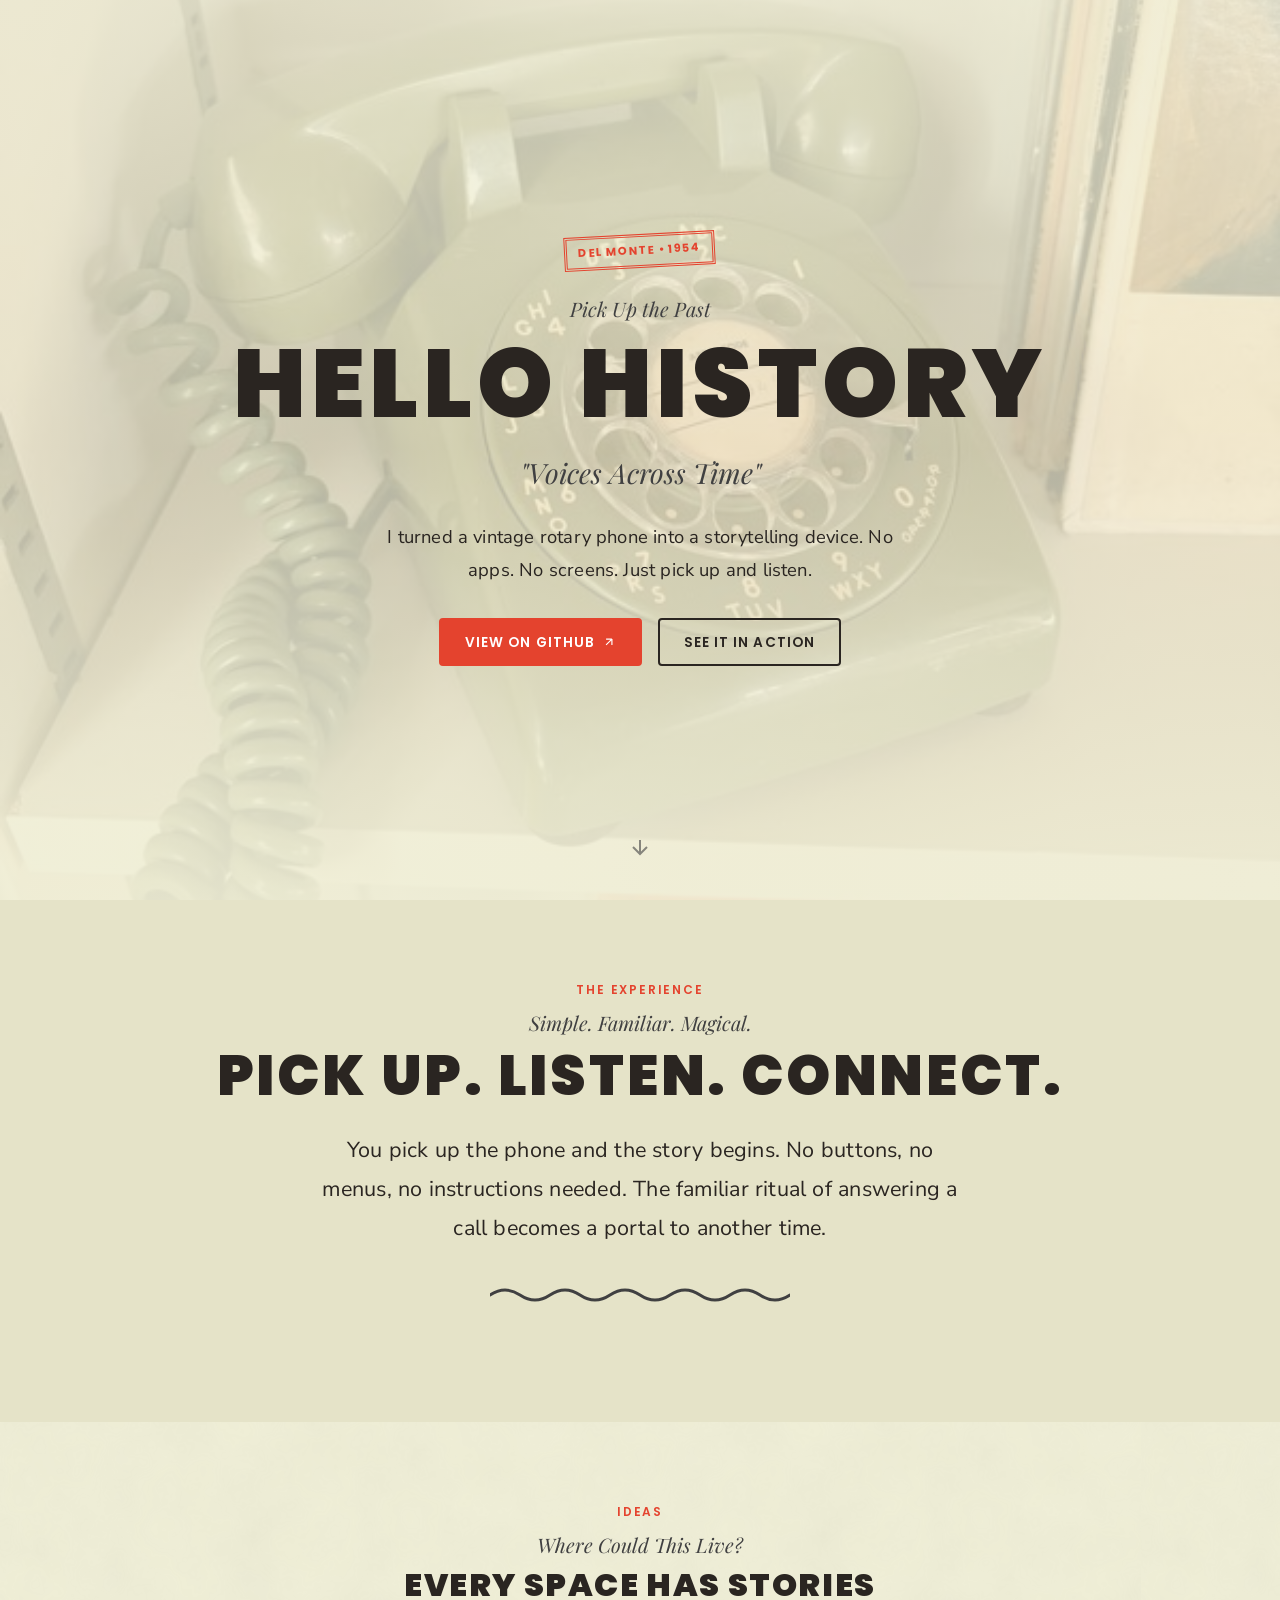
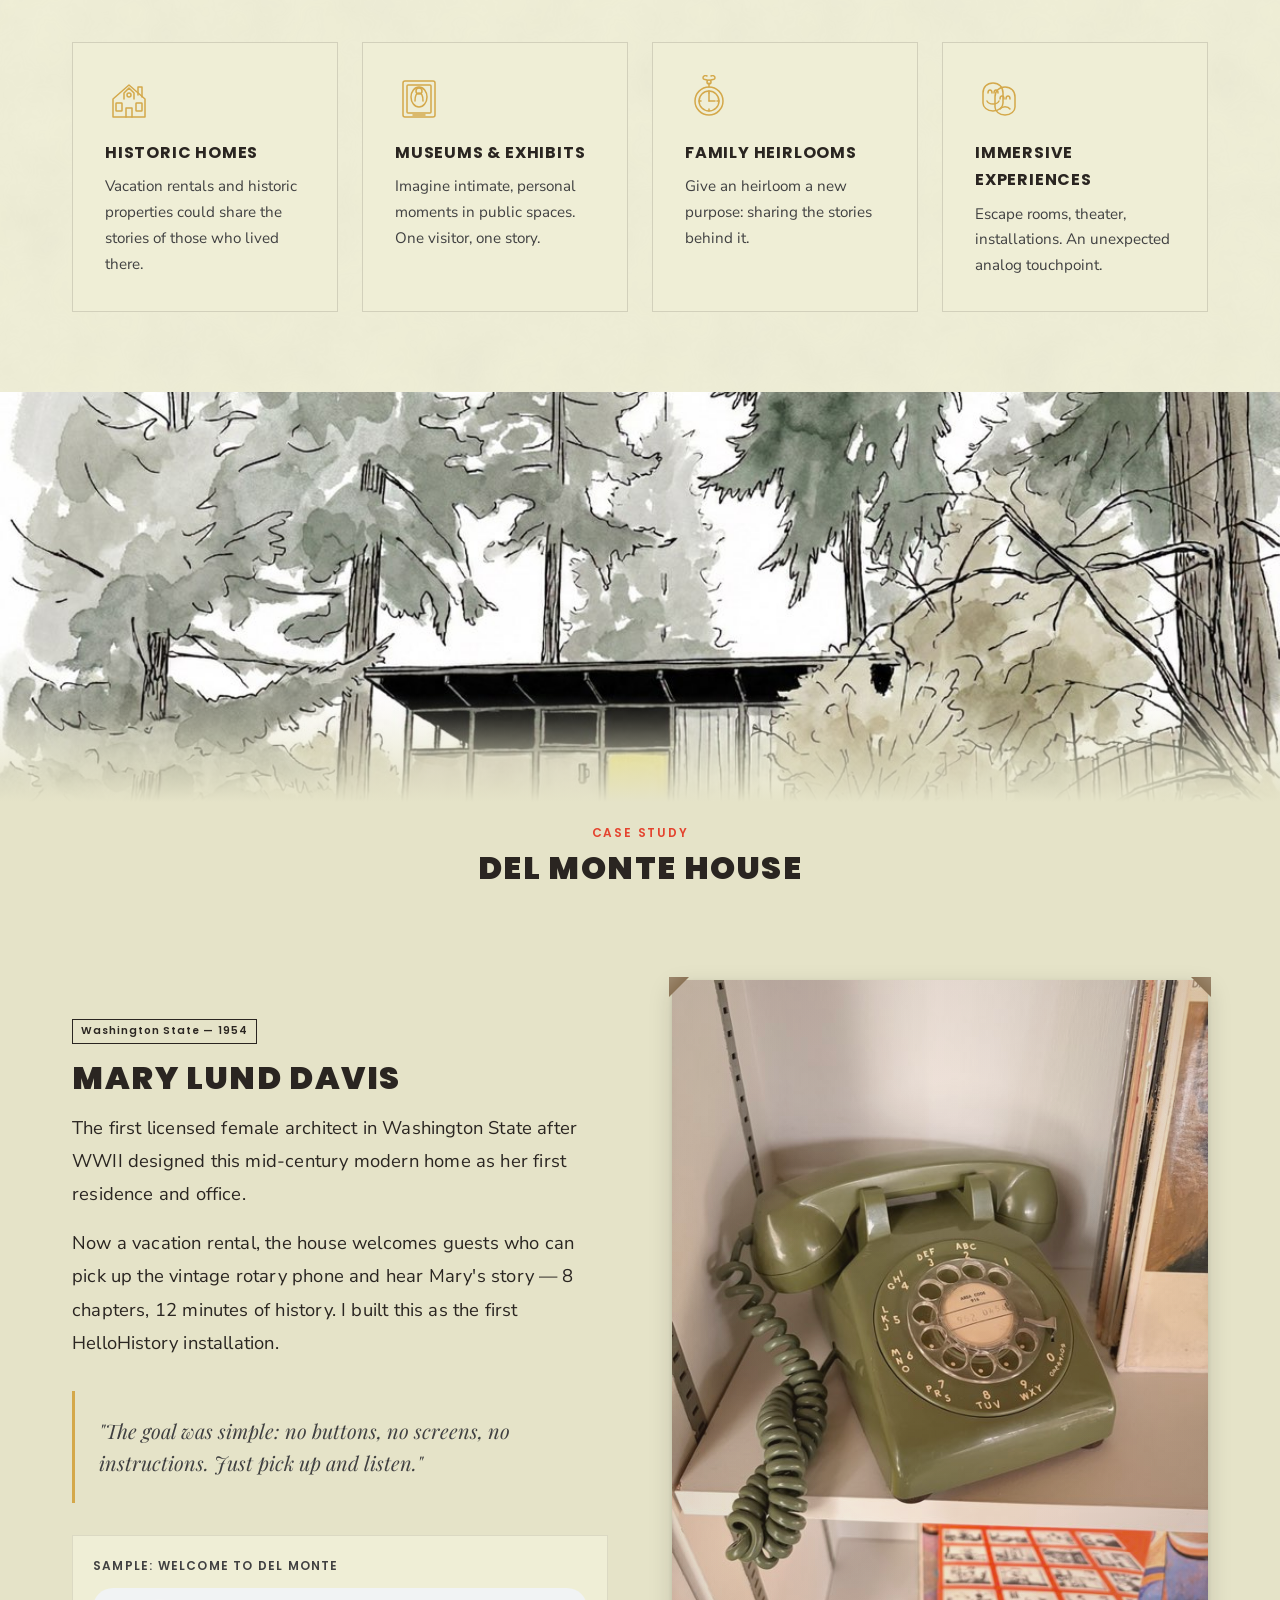
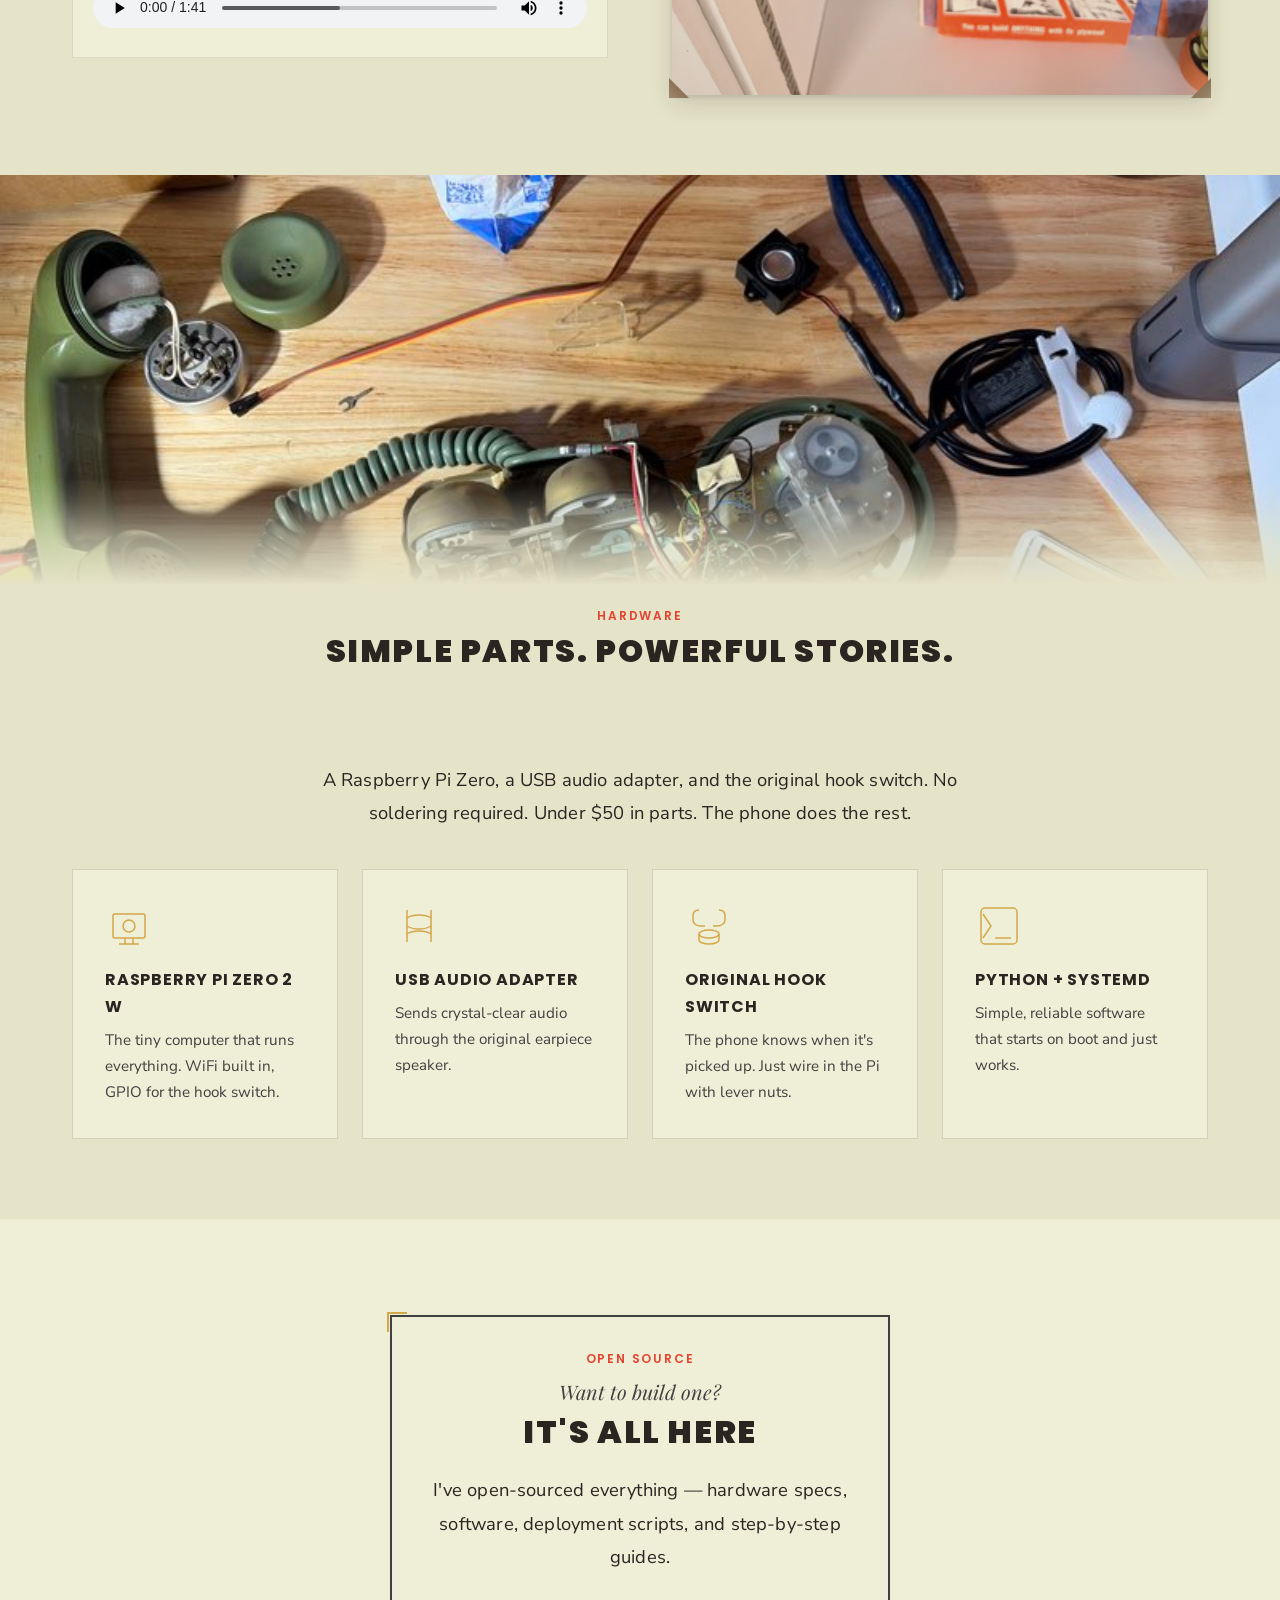
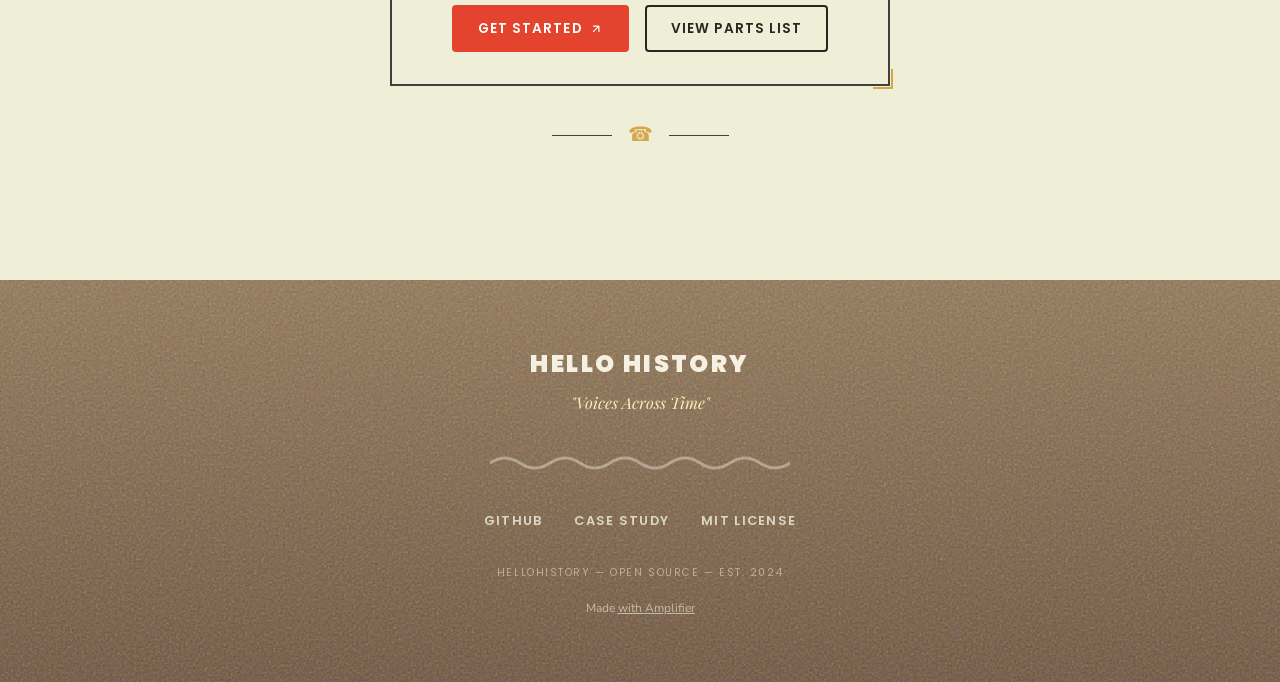
<file: docs/index.html>
<!DOCTYPE html>
<html lang="en">
<head>
  <meta charset="UTF-8">
  <meta name="viewport" content="width=device-width, initial-scale=1.0">
  <title>Hello History — Voices Across Time</title>
  <meta name="description" content="Turn any vintage phone into a storytelling device. Restored technology, contemporary components. Pick up the past.">
  
  <!-- Favicon -->
  <link rel="icon" href="data:image/svg+xml,<svg xmlns='http://www.w3.org/2000/svg' viewBox='0 0 100 100'><text y='.9em' font-size='90'>☎</text></svg>">
  
  <!-- Open Graph -->
  <meta property="og:title" content="Hello History — Voices Across Time">
  <meta property="og:description" content="Turn any vintage phone into a storytelling device.">
  <meta property="og:image" content="assets/images/rotary-phone-assembled-shelf.jpg">
  <meta property="og:type" content="website">
  
  <!-- Fonts -->
  <link rel="preconnect" href="https://fonts.googleapis.com">
  <link rel="preconnect" href="https://fonts.gstatic.com" crossorigin>
  <link href="https://fonts.googleapis.com/css2?family=Poppins:wght@400;500;600;700;900&family=Nunito+Sans:ital,wght@0,400;0,600;0,900;1,400&family=Playfair+Display:ital,wght@0,400;0,700;1,400&display=swap" rel="stylesheet">
  
  <style>
    /* ==========================================================================
       Design Tokens - HelloHistory Vintage System
       ========================================================================== */
    :root {
      /* Cream Paper - Primary Background */
      --color-cream: #EFEED6;
      --color-cream-dark: #E5E3C8;
      
      /* Vintage Gold - Warmth & Accents */
      --color-gold: #FEEEBA;
      --color-gold-dark: #D4A84A;
      
      /* Period Red - CTAs & Emphasis */
      --color-red: #E4432E;
      --color-red-dark: #C4321E;
      
      /* Vintage Blue - Trust & Links */
      --color-blue: #334FB4;
      --color-blue-dark: #233F94;
      
      /* Warm Black - Text */
      --color-black: #2A2521;
      --color-charcoal: #404041;
      
      /* Kraft Brown - Textures */
      --color-kraft: #8B7355;
      --color-kraft-dark: #6B5340;
      
      /* Bakelite */
      --bakelite-black: #1A1815;
      --bakelite-ivory: #F5F0E1;
      
      /* Brass */
      --brass-light: #D4A84A;
      --brass-dark: #8B6914;
      
      /* Typography */
      --font-primary: 'Poppins', system-ui, sans-serif;
      --font-secondary: 'Nunito Sans', Georgia, serif;
      --font-display: 'Playfair Display', serif;
    }

    /* ==========================================================================
       Reset & Base
       ========================================================================== */
    *, *::before, *::after {
      box-sizing: border-box;
      margin: 0;
      padding: 0;
    }

    html {
      font-size: 16px;
      scroll-behavior: smooth;
    }

    body {
      font-family: var(--font-secondary);
      font-weight: 400;
      line-height: 1.7;
      color: var(--color-black);
      background-color: var(--color-cream);
    }

    img, video {
      max-width: 100%;
      height: auto;
      display: block;
    }

    a {
      color: inherit;
      text-decoration: none;
    }

    /* ==========================================================================
       Textures
       ========================================================================== */
    .texture-kraft {
      background-color: var(--color-kraft);
      background-image: 
        url("data:image/svg+xml,%3Csvg viewBox='0 0 200 200' xmlns='http://www.w3.org/2000/svg'%3E%3Cfilter id='noise'%3E%3CfeTurbulence type='fractalNoise' baseFrequency='0.85' numOctaves='4' stitchTiles='stitch'/%3E%3C/filter%3E%3Crect width='100%25' height='100%25' filter='url(%23noise)'/%3E%3C/svg%3E"),
        linear-gradient(180deg, rgba(139,115,85,0.95) 0%, rgba(107,83,64,0.98) 100%);
      background-blend-mode: soft-light, normal;
    }

    .texture-paper {
      background-color: var(--color-cream);
      background-image: 
        url("data:image/svg+xml,%3Csvg viewBox='0 0 200 200' xmlns='http://www.w3.org/2000/svg'%3E%3Cfilter id='paper'%3E%3CfeTurbulence type='fractalNoise' baseFrequency='0.04' numOctaves='5'/%3E%3CfeColorMatrix type='saturate' values='0'/%3E%3C/filter%3E%3Crect width='100%25' height='100%25' filter='url(%23paper)' opacity='0.08'/%3E%3C/svg%3E");
    }

    .texture-dark {
      background-color: var(--bakelite-black);
      color: var(--bakelite-ivory);
    }

    /* ==========================================================================
       Typography
       ========================================================================== */
    .headline-emotional {
      font-family: var(--font-display);
      font-style: italic;
      font-weight: 400;
      font-size: 1.25rem;
      color: var(--color-charcoal);
      margin-bottom: 0.25em;
    }

    .headline-bold {
      font-family: var(--font-primary);
      font-weight: 900;
      text-transform: uppercase;
      letter-spacing: 0.05em;
      line-height: 1.1;
      color: var(--color-black);
    }

    .headline-bold--hero {
      font-size: clamp(3rem, 12vw, 6rem);
    }

    .headline-bold--large {
      font-size: clamp(2rem, 6vw, 3.5rem);
    }

    .headline-bold--medium {
      font-size: clamp(1.5rem, 4vw, 2rem);
    }

    .body-text {
      font-family: var(--font-secondary);
      font-weight: 400;
      letter-spacing: 0.01em;
      line-height: 1.8;
      font-size: clamp(1rem, 2.5vw, 1.15rem);
    }

    .body-text--large {
      font-size: clamp(1.1rem, 3vw, 1.35rem);
    }

    .eyebrow {
      font-family: var(--font-primary);
      font-size: 0.75rem;
      font-weight: 600;
      text-transform: uppercase;
      letter-spacing: 0.15em;
      color: var(--color-red);
      margin-bottom: 0.5em;
    }

    /* ==========================================================================
       Layout
       ========================================================================== */
    .container {
      max-width: 1200px;
      margin: 0 auto;
      padding: 0 2rem;
    }

    .container--narrow {
      max-width: 800px;
    }

    section {
      padding: 5rem 0;
    }

    @media (max-width: 768px) {
      section {
        padding: 3rem 0;
      }
    }

    /* ==========================================================================
       Dividers
       ========================================================================== */
    .divider-cord {
      display: block;
      width: 100%;
      max-width: 300px;
      height: 30px;
      margin: 2rem auto;
      color: var(--color-charcoal);
    }

    .divider-cord path {
      fill: none;
      stroke: currentColor;
      stroke-width: 3;
      stroke-linecap: round;
    }

    .divider-dial {
      display: flex;
      justify-content: center;
      align-items: center;
      gap: 0.5rem;
      padding: 2rem 0;
    }

    .divider-dial__dot {
      width: 20px;
      height: 20px;
      border: 2px solid var(--color-charcoal);
      border-radius: 50%;
      display: flex;
      align-items: center;
      justify-content: center;
      font-family: var(--font-primary);
      font-size: 9px;
      font-weight: 600;
      color: var(--color-charcoal);
    }

    @media (max-width: 480px) {
      .divider-dial__dot {
        width: 16px;
        height: 16px;
        font-size: 7px;
      }
      .divider-dial {
        gap: 0.35rem;
      }
    }

    .divider-patch {
      display: flex;
      align-items: center;
      max-width: 400px;
      margin: 2rem auto;
    }

    .divider-patch__plug {
      width: 14px;
      height: 14px;
      background: var(--color-charcoal);
      border-radius: 50%;
      flex-shrink: 0;
    }

    .divider-patch__line {
      flex: 1;
      height: 3px;
      background: var(--color-charcoal);
    }

    .divider-ornament {
      display: flex;
      align-items: center;
      justify-content: center;
      gap: 1rem;
      padding: 2rem 0;
    }

    .divider-ornament__line {
      width: 60px;
      height: 1px;
      background: var(--color-charcoal);
    }

    .divider-ornament__symbol {
      font-size: 1.25rem;
      color: var(--color-gold-dark);
    }

    /* ==========================================================================
       Buttons
       ========================================================================== */
    .btn {
      display: inline-flex;
      align-items: center;
      gap: 0.5em;
      border-radius: 4px;
      border: 2px solid currentColor;
      padding: 0.75em 1.75em;
      font-family: var(--font-primary);
      font-weight: 600;
      font-size: 0.85rem;
      letter-spacing: 0.08em;
      text-transform: uppercase;
      text-decoration: none;
      background: transparent;
      color: var(--color-black);
      cursor: pointer;
      transition: all 0.2s ease;
    }

    .btn:hover {
      background: var(--color-black);
      color: var(--color-cream);
    }

    .btn--primary {
      background: var(--color-red);
      border-color: var(--color-red);
      color: white;
    }

    .btn--primary:hover {
      background: var(--color-red-dark);
      border-color: var(--color-red-dark);
    }

    .btn--light {
      border-color: var(--bakelite-ivory);
      color: var(--bakelite-ivory);
    }

    .btn--light:hover {
      background: var(--bakelite-ivory);
      color: var(--bakelite-black);
    }

    .btn svg {
      width: 14px;
      height: 14px;
    }

    /* ==========================================================================
       Badges
       ========================================================================== */
    .badge-stamp {
      display: inline-block;
      border: 3px double var(--color-red);
      padding: 0.4em 1em;
      text-transform: uppercase;
      letter-spacing: 0.1em;
      font-family: var(--font-primary);
      font-size: 0.7rem;
      font-weight: 700;
      color: var(--color-red);
      transform: rotate(-3deg);
    }

    .badge-year {
      display: inline-flex;
      align-items: center;
      justify-content: center;
      padding: 0.25em 0.75em;
      border: 1px solid currentColor;
      font-family: var(--font-primary);
      font-size: 0.65rem;
      font-weight: 600;
      letter-spacing: 0.1em;
    }

    /* ==========================================================================
       Hero
       ========================================================================== */
    .hero {
      min-height: 100vh;
      display: flex;
      flex-direction: column;
      position: relative;
      overflow: hidden;
    }

    .hero__video-container {
      position: absolute;
      inset: 0;
      z-index: 0;
    }

    .hero__video {
      width: 100%;
      height: 100%;
      object-fit: cover;
    }

    .hero__overlay {
      position: absolute;
      inset: 0;
      background: linear-gradient(
        to bottom,
        rgba(239, 238, 214, 0.85) 0%,
        rgba(239, 238, 214, 0.75) 50%,
        rgba(239, 238, 214, 0.95) 100%
      );
    }

    .hero__content {
      position: relative;
      z-index: 1;
      flex: 1;
      display: flex;
      flex-direction: column;
      align-items: center;
      justify-content: center;
      text-align: center;
      padding: 4rem 2rem;
    }

    .hero__badge {
      margin-bottom: 1.5rem;
    }

    .hero__tagline {
      font-family: var(--font-display);
      font-style: italic;
      font-size: clamp(1.25rem, 3vw, 1.75rem);
      color: var(--color-charcoal);
      margin: 0.75rem 0 1.5rem;
    }

    .hero__description {
      max-width: 550px;
      margin: 0 auto 2rem;
    }

    .hero__buttons {
      display: flex;
      gap: 1rem;
      flex-wrap: wrap;
      justify-content: center;
    }

    .hero__scroll {
      position: absolute;
      bottom: 2rem;
      left: 50%;
      transform: translateX(-50%);
      z-index: 1;
      animation: bounce 2s infinite;
    }

    .hero__scroll svg {
      width: 24px;
      height: 24px;
      stroke: var(--color-charcoal);
      opacity: 0.6;
    }

    @keyframes bounce {
      0%, 20%, 50%, 80%, 100% { transform: translateX(-50%) translateY(0); }
      40% { transform: translateX(-50%) translateY(-10px); }
      60% { transform: translateX(-50%) translateY(-5px); }
    }

    /* ==========================================================================
       Section: Concept
       ========================================================================== */
    .section-concept {
      text-align: center;
      background: var(--color-cream-dark);
    }

    .section-concept .body-text {
      max-width: 650px;
      margin: 1.5rem auto 0;
    }

    /* ==========================================================================
       Section: Use Cases
       ========================================================================== */
    .feature-grid {
      display: grid;
      grid-template-columns: repeat(auto-fit, minmax(260px, 1fr));
      gap: 1.5rem;
      margin-top: 2.5rem;
    }

    .feature-card {
      background: var(--color-cream);
      border: 1px solid rgba(42, 37, 33, 0.15);
      padding: 2rem;
      transition: transform 0.2s ease, box-shadow 0.2s ease;
    }

    .feature-card:hover {
      transform: translateY(-0.5rem) rotate(0.3deg);
      box-shadow: 0 1rem 2rem rgba(0,0,0,0.08);
    }

    .feature-card__icon {
      width: 48px;
      height: 48px;
      margin-bottom: 1rem;
      color: var(--color-gold-dark);
    }

    .feature-card__icon svg {
      width: 100%;
      height: 100%;
    }

    .feature-card__title {
      font-family: var(--font-primary);
      font-weight: 700;
      font-size: 1rem;
      text-transform: uppercase;
      letter-spacing: 0.05em;
      margin-bottom: 0.5rem;
    }

    .feature-card__text {
      font-size: 0.95rem;
      color: var(--color-charcoal);
    }

    /* ==========================================================================
       Section: Media (Full-width image)
       ========================================================================== */
    .media-section {
      position: relative;
      min-height: 60vh;
      display: flex;
      align-items: flex-end;
      justify-content: center;
      overflow: hidden;
      padding-bottom: 0;
    }

    .media-section__image {
      position: absolute;
      inset: 0;
      width: 100%;
      height: 100%;
      object-fit: cover;
      object-position: center 30%;
    }

    .media-section__caption {
      position: relative;
      z-index: 1;
      text-align: center;
      padding: 8rem 2rem 3rem;
      background: linear-gradient(
        to top, 
        var(--color-cream-dark) 0%,
        var(--color-cream-dark) 55%,
        rgba(229, 227, 200, 0.6) 75%,
        rgba(229, 227, 200, 0.2) 90%,
        transparent 100%
      );
      width: 100%;
      margin-bottom: -1px;
    }

    .media-section__caption .headline-bold {
      margin-top: 0.25rem;
    }

    .media-section + .case-study,
    .media-section + .section-hardware {
      padding-top: 3rem;
    }

    /* ==========================================================================
       Section: Case Study
       ========================================================================== */
    .case-study {
      background: var(--color-cream-dark);
    }

    .case-study__grid {
      display: grid;
      grid-template-columns: 1fr 1fr;
      gap: 4rem;
      align-items: center;
    }

    @media (max-width: 900px) {
      .case-study__grid {
        grid-template-columns: 1fr;
        gap: 2rem;
      }
    }

    .case-study__content .body-text {
      margin-top: 1rem;
    }

    /* ==========================================================================
       Vintage Photo Treatment - Scrapbook Style
       ========================================================================== */
    .case-study__photo {
      position: relative;
      display: inline-block;
      transform: rotate(-1.5deg);
      transition: transform 0.3s ease;
    }

    .case-study__photo:hover {
      transform: rotate(-1.5deg) translateY(-2px);
    }

    .case-study__image {
      position: relative;
      overflow: hidden;
      border-radius: 2px;
      box-shadow: 
        0 2px 4px rgba(24, 21, 18, 0.1),
        0 8px 24px rgba(24, 21, 18, 0.15);
      transition: box-shadow 0.3s ease;
    }

    .case-study__photo:hover .case-study__image {
      box-shadow: 
        0 4px 8px rgba(24, 21, 18, 0.12),
        0 16px 40px rgba(24, 21, 18, 0.2);
    }

    /* Sepia wash + vignette overlay */
    .case-study__image::after {
      content: '';
      position: absolute;
      inset: 0;
      background: 
        radial-gradient(
          ellipse at center,
          transparent 40%,
          rgba(24, 21, 18, 0.12) 100%
        ),
        linear-gradient(
          180deg,
          rgba(180, 120, 60, 0.06) 0%,
          rgba(180, 120, 60, 0.1) 100%
        );
      pointer-events: none;
      transition: opacity 0.3s ease;
    }

    .case-study__photo:hover .case-study__image::after {
      opacity: 0.5;
    }

    .case-study__image img {
      display: block;
      width: 100%;
      height: auto;
      filter: saturate(0.9) contrast(0.95);
      transition: filter 0.3s ease;
    }

    .case-study__photo:hover .case-study__image img {
      filter: saturate(1) contrast(1);
    }

    /* Photo Corner Mounts */
    .photo-corner {
      position: absolute;
      width: 20px;
      height: 20px;
      z-index: 10;
      background: var(--color-kraft);
      background-image: linear-gradient(
        135deg,
        rgba(255, 255, 255, 0.15) 0%,
        transparent 50%,
        rgba(0, 0, 0, 0.1) 100%
      );
      clip-path: polygon(0 0, 100% 0, 0 100%);
      filter: drop-shadow(0 1px 1px rgba(0, 0, 0, 0.15));
    }

    .photo-corner--tl {
      top: -3px;
      left: -3px;
    }

    .photo-corner--tr {
      top: -3px;
      right: -3px;
      transform: rotate(90deg);
    }

    .photo-corner--bl {
      bottom: -3px;
      left: -3px;
      transform: rotate(-90deg);
    }

    .photo-corner--br {
      bottom: -3px;
      right: -3px;
      transform: rotate(180deg);
    }

    @media (max-width: 768px) {
      .case-study__photo {
        transform: rotate(-0.75deg);
      }
      .photo-corner {
        width: 16px;
        height: 16px;
      }
    }

    .quote-vintage {
      font-family: var(--font-display);
      font-style: italic;
      font-size: 1.25rem;
      line-height: 1.6;
      color: var(--color-charcoal);
      padding: 1.5rem 0 1.5rem 1.5rem;
      border-left: 3px solid var(--color-gold-dark);
      margin: 2rem 0;
    }

    .audio-player {
      margin-top: 2rem;
      padding: 1.25rem;
      background: var(--color-cream);
      border: 1px solid rgba(42, 37, 33, 0.1);
    }

    .audio-player__title {
      font-family: var(--font-primary);
      font-size: 0.75rem;
      font-weight: 600;
      text-transform: uppercase;
      letter-spacing: 0.1em;
      margin-bottom: 0.75rem;
      color: var(--color-charcoal);
    }

    .audio-player audio {
      width: 100%;
      height: 40px;
    }

    /* ==========================================================================
       Section: Hardware
       ========================================================================== */
    .section-hardware .body-text {
      max-width: 650px;
      margin: 0 auto 2rem;
      text-align: center;
    }

    /* ==========================================================================
       Section: CTA
       ========================================================================== */
    .section-cta {
      text-align: center;
      padding: 6rem 0;
    }

    .section-cta .body-text {
      max-width: 600px;
      margin: 1.5rem auto 2rem;
    }

    .cta-buttons {
      display: flex;
      gap: 1rem;
      justify-content: center;
      flex-wrap: wrap;
    }

    /* ==========================================================================
       Art Deco Frame
       ========================================================================== */
    .frame-deco {
      border: 2px solid var(--color-charcoal);
      padding: 2rem;
      position: relative;
      background: var(--color-cream);
      max-width: 500px;
      margin: 0 auto;
      text-align: center;
    }

    .frame-deco::before,
    .frame-deco::after {
      content: '';
      position: absolute;
      width: 20px;
      height: 20px;
      border: 2px solid var(--color-gold-dark);
    }

    .frame-deco::before {
      top: -5px;
      left: -5px;
      border-right: none;
      border-bottom: none;
    }

    .frame-deco::after {
      bottom: -5px;
      right: -5px;
      border-left: none;
      border-top: none;
    }

    /* ==========================================================================
       Footer
       ========================================================================== */
    .footer {
      padding: 4rem 2rem;
      text-align: center;
      color: var(--bakelite-ivory);
    }

    .footer__logo {
      font-family: var(--font-primary);
      font-weight: 900;
      font-size: 1.5rem;
      text-transform: uppercase;
      letter-spacing: 0.1em;
      margin-bottom: 0.25rem;
    }

    .footer__tagline {
      font-family: var(--font-display);
      font-style: italic;
      font-size: 1rem;
      color: var(--color-gold);
      margin-bottom: 1.5rem;
    }

    .footer__links {
      display: flex;
      gap: 2rem;
      justify-content: center;
      flex-wrap: wrap;
      margin: 2rem 0;
    }

    .footer__links a {
      font-family: var(--font-primary);
      font-size: 0.8rem;
      font-weight: 600;
      text-transform: uppercase;
      letter-spacing: 0.1em;
      color: var(--bakelite-ivory);
      opacity: 0.8;
      transition: opacity 0.2s;
    }

    .footer__links a:hover {
      opacity: 1;
    }

    .footer__heritage {
      font-family: var(--font-primary);
      font-size: 0.65rem;
      text-transform: uppercase;
      letter-spacing: 0.15em;
      opacity: 0.5;
      margin-top: 2rem;
    }

    .footer__credit {
      font-size: 0.75rem;
      opacity: 0.6;
      margin-top: 1rem;
    }

    .footer__credit a {
      text-decoration: underline;
    }

    /* ==========================================================================
       Utilities
       ========================================================================== */
    .text-center { text-align: center; }
    .mt-1 { margin-top: 1rem; }
    .mt-2 { margin-top: 2rem; }
    .mb-1 { margin-bottom: 1rem; }
    .mb-2 { margin-bottom: 2rem; }

    /* ==========================================================================
       Animations
       ========================================================================== */
    .fade-in {
      opacity: 0;
      transform: translateY(20px);
      transition: opacity 0.6s ease, transform 0.6s ease;
    }

    .fade-in.visible {
      opacity: 1;
      transform: translateY(0);
    }

    .stagger-children > * {
      opacity: 0;
      transform: translateY(20px);
    }

    .stagger-children.visible > *:nth-child(1) { transition-delay: 0ms; }
    .stagger-children.visible > *:nth-child(2) { transition-delay: 100ms; }
    .stagger-children.visible > *:nth-child(3) { transition-delay: 200ms; }
    .stagger-children.visible > *:nth-child(4) { transition-delay: 300ms; }

    .stagger-children.visible > * {
      opacity: 1;
      transform: translateY(0);
      transition: opacity 0.5s ease, transform 0.5s ease;
    }
  </style>
</head>
<body>

  <!-- ========================================================================
       HERO
       ======================================================================== -->
  <section class="hero">
    <div class="hero__video-container">
      <video 
        class="hero__video" 
        autoplay 
        loop 
        muted 
        playsinline
        poster="assets/images/rotary-phone-assembled-shelf.jpg"
      >
        <source src="assets/video/hh-demo.mp4" type="video/mp4">
      </video>
      <div class="hero__overlay"></div>
    </div>
    
    <div class="hero__content">
      <div class="hero__badge">
        <span class="badge-stamp">Del Monte • 1954</span>
      </div>
      
      <p class="headline-emotional">Pick Up the Past</p>
      <h1 class="headline-bold headline-bold--hero">Hello History</h1>
      <p class="hero__tagline">"Voices Across Time"</p>
      
      <p class="body-text hero__description">
        I turned a vintage rotary phone into a storytelling device.
        No apps. No screens. Just pick up and listen.
      </p>
      
      <div class="hero__buttons">
        <a href="https://github.com/anderlpz/HelloHistory" class="btn btn--primary">
          View on GitHub
          <svg viewBox="0 0 24 24" fill="none" stroke="currentColor" stroke-width="2">
            <path d="M7 17L17 7M17 7H7M17 7V17"/>
          </svg>
        </a>
        <a href="#case-study" class="btn">See It In Action</a>
      </div>
    </div>
    
    <div class="hero__scroll">
      <svg viewBox="0 0 24 24" fill="none" stroke-width="2">
        <path d="M12 5v14M19 12l-7 7-7-7"/>
      </svg>
    </div>
  </section>

  <!-- ========================================================================
       THE EXPERIENCE
       ======================================================================== -->
  <section class="section-concept">
    <div class="container fade-in">
      <p class="eyebrow">The Experience</p>
      <p class="headline-emotional">Simple. Familiar. Magical.</p>
      <h2 class="headline-bold headline-bold--large">Pick Up. Listen. Connect.</h2>
      <p class="body-text body-text--large">
        You pick up the phone and the story begins. No buttons, no menus, 
        no instructions needed. The familiar ritual of answering a call 
        becomes a portal to another time.
      </p>
    </div>
    
    <!-- Cord Divider -->
    <svg class="divider-cord" viewBox="0 0 300 30">
      <path d="M0,15 Q15,5 30,15 T60,15 T90,15 T120,15 T150,15 T180,15 T210,15 T240,15 T270,15 T300,15"/>
    </svg>
  </section>

  <!-- ========================================================================
       USE CASES
       ======================================================================== -->
  <section class="texture-paper">
    <div class="container">
      <div class="text-center fade-in">
        <p class="eyebrow">Ideas</p>
        <p class="headline-emotional">Where Could This Live?</p>
        <h2 class="headline-bold headline-bold--medium">Every Space Has Stories</h2>
      </div>
      
      <div class="feature-grid stagger-children fade-in">
        <div class="feature-card">
          <div class="feature-card__icon">
            <svg viewBox="0 0 48 48" fill="none" stroke="currentColor" stroke-width="1.5" stroke-linecap="round" stroke-linejoin="round">
              <path d="M8 42V24L24 10L40 24V42H8Z"/>
              <path d="M19 24V18L24 13L29 18V24"/>
              <circle cx="24" cy="20" r="2"/>
              <path d="M21 42V33H27V42"/>
              <rect x="11" y="28" width="6" height="8" rx="0.5"/>
              <rect x="31" y="28" width="6" height="8" rx="0.5"/>
              <path d="M33 20V12H37V22"/>
            </svg>
          </div>
          <h3 class="feature-card__title">Historic Homes</h3>
          <p class="feature-card__text">Vacation rentals and historic properties could share the stories of those who lived there.</p>
        </div>
        
        <div class="feature-card">
          <div class="feature-card__icon">
            <svg viewBox="0 0 48 48" fill="none" stroke="currentColor" stroke-width="1.5" stroke-linecap="round" stroke-linejoin="round">
              <rect x="8" y="6" width="32" height="36" rx="2"/>
              <rect x="12" y="10" width="24" height="28" rx="1"/>
              <ellipse cx="24" cy="22" rx="8" ry="10"/>
              <path d="M20 26C20 22 21 18 24 18C27 18 28 22 28 26"/>
              <circle cx="24" cy="16" r="3"/>
              <path d="M18 40H30"/>
            </svg>
          </div>
          <h3 class="feature-card__title">Museums & Exhibits</h3>
          <p class="feature-card__text">Imagine intimate, personal moments in public spaces. One visitor, one story.</p>
        </div>
        
        <div class="feature-card">
          <div class="feature-card__icon">
            <svg viewBox="0 0 48 48" fill="none" stroke="currentColor" stroke-width="1.5" stroke-linecap="round" stroke-linejoin="round">
              <circle cx="24" cy="26" r="14"/>
              <circle cx="24" cy="26" r="10"/>
              <path d="M24 12V8"/>
              <circle cx="24" cy="7" r="2"/>
              <path d="M22 5C20 4 18 5 18 3C18 1 20 0 22 1"/>
              <path d="M26 5C28 4 30 5 30 3C30 1 28 0 26 1"/>
              <path d="M24 26V18"/>
              <path d="M24 26L30 26"/>
              <path d="M24 18V16M32 26H34M24 34V36M14 26H16"/>
            </svg>
          </div>
          <h3 class="feature-card__title">Family Heirlooms</h3>
          <p class="feature-card__text">Give an heirloom a new purpose: sharing the stories behind it.</p>
        </div>
        
        <div class="feature-card">
          <div class="feature-card__icon">
            <svg viewBox="0 0 48 48" fill="none" stroke="currentColor" stroke-width="1.5" stroke-linecap="round" stroke-linejoin="round">
              <path d="M8 18C8 12 12 8 18 8C24 8 28 12 28 18V28C28 32 24 36 18 36C12 36 8 32 8 28V18Z"/>
              <path d="M13 18C13 16 14 15 15 15C16 15 17 16 17 18"/>
              <path d="M19 18C19 16 20 15 21 15C22 15 23 16 23 18"/>
              <path d="M12 26C14 30 22 30 24 26"/>
              <path d="M20 22C20 16 24 12 30 12C36 12 40 16 40 22V32C40 36 36 40 30 40C24 40 20 36 20 32V22Z"/>
              <path d="M25 24C25 22 26 21 27 21C28 21 29 22 29 24"/>
              <path d="M31 24C31 22 32 21 33 21C34 21 35 22 35 24"/>
              <path d="M25 34C27 31 33 31 35 34"/>
            </svg>
          </div>
          <h3 class="feature-card__title">Immersive Experiences</h3>
          <p class="feature-card__text">Escape rooms, theater, installations. An unexpected analog touchpoint.</p>
        </div>
      </div>
    </div>
    
  </section>

  <!-- ========================================================================
       CASE STUDY: DEL MONTE (Media)
       ======================================================================== -->
  <section class="media-section">
    <img 
      class="media-section__image" 
      src="assets/images/midcentury-house-exterior-watercolor.jpg" 
      alt="Del Monte House - watercolor illustration"
      loading="lazy"
    >
    <div class="media-section__caption fade-in">
      <p class="eyebrow">Case Study</p>
      <h2 class="headline-bold headline-bold--medium">Del Monte House</h2>
    </div>
  </section>

  <!-- ========================================================================
       CASE STUDY: DEL MONTE (Content)
       ======================================================================== -->
  <section id="case-study" class="case-study">
    <div class="container">
      <div class="case-study__grid">
        <div class="case-study__content fade-in">
          <span class="badge-year">Washington State — 1954</span>
          <h2 class="headline-bold headline-bold--medium mt-1">Mary Lund Davis</h2>
          <p class="body-text">
            The first licensed female architect in Washington State after WWII 
            designed this mid-century modern home as her first residence and office.
          </p>
          <p class="body-text">
            Now a vacation rental, the house welcomes guests who can pick up the 
            vintage rotary phone and hear Mary's story — 8 chapters, 12 minutes 
            of history. I built this as the first HelloHistory installation.
          </p>
          
          <blockquote class="quote-vintage">
            "The goal was simple: no buttons, no screens, no instructions. Just pick up and listen."
          </blockquote>
          
          <div class="audio-player">
            <p class="audio-player__title">Sample: Welcome to Del Monte</p>
            <audio controls preload="metadata">
              <source src="assets/audio/01_welcome.mp3" type="audio/mpeg">
              Your browser does not support the audio element.
            </audio>
          </div>
        </div>
        
        <div class="case-study__photo fade-in">
          <span class="photo-corner photo-corner--tl"></span>
          <span class="photo-corner photo-corner--tr"></span>
          <span class="photo-corner photo-corner--bl"></span>
          <span class="photo-corner photo-corner--br"></span>
          <div class="case-study__image">
            <img 
              src="assets/images/rotary-phone-assembled-shelf.jpg" 
              alt="HelloHistory rotary phone installed on a shelf"
              loading="lazy"
            >
          </div>
        </div>
      </div>
    </div>
  </section>

  <!-- ========================================================================
       HARDWARE (Media)
       ======================================================================== -->
  <section class="media-section">
    <img 
      class="media-section__image" 
      src="assets/images/rotary-phone-disassembled-workbench.jpg" 
      alt="HelloHistory rotary phone disassembled on a workbench"
      loading="lazy"
    >
    <div class="media-section__caption fade-in">
      <p class="eyebrow">Hardware</p>
      <h2 class="headline-bold headline-bold--medium">Simple Parts. Powerful Stories.</h2>
    </div>
  </section>

  <!-- ========================================================================
       HARDWARE (Content)
       ======================================================================== -->
  <section id="hardware" class="section-hardware case-study">
    <div class="container">
      <div class="fade-in">
        <p class="body-text text-center">
          A Raspberry Pi Zero, a USB audio adapter, and the original hook switch. 
          No soldering required. Under $50 in parts. The phone does the rest.
        </p>
      </div>
      
      <div class="feature-grid stagger-children fade-in">
        <div class="feature-card">
          <div class="feature-card__icon">
            <svg viewBox="0 0 48 48" fill="none" stroke="currentColor" stroke-width="1.5">
              <rect x="8" y="12" width="32" height="24" rx="2"/>
              <circle cx="24" cy="24" r="6"/>
              <path d="M14 42h20M20 36v6M28 36v6"/>
            </svg>
          </div>
          <h3 class="feature-card__title">Raspberry Pi Zero 2 W</h3>
          <p class="feature-card__text">The tiny computer that runs everything. WiFi built in, GPIO for the hook switch.</p>
        </div>
        
        <div class="feature-card">
          <div class="feature-card__icon">
            <svg viewBox="0 0 48 48" fill="none" stroke="currentColor" stroke-width="1.5">
              <path d="M12 8v32M36 8v32"/>
              <path d="M12 16c6-4 18-4 24 0"/>
              <path d="M12 24c6 4 18 4 24 0"/>
              <path d="M12 32c6-4 18-4 24 0"/>
            </svg>
          </div>
          <h3 class="feature-card__title">USB Audio Adapter</h3>
          <p class="feature-card__text">Sends crystal-clear audio through the original earpiece speaker.</p>
        </div>
        
        <div class="feature-card">
          <div class="feature-card__icon">
            <svg viewBox="0 0 48 48" fill="none" stroke="currentColor" stroke-width="1.5">
              <path d="M14 8c-4 0-6 2-6 6v4c0 4 4 6 8 6h4"/>
              <path d="M34 8c4 0 6 2 6 6v4c0 4-4 6-8 6h-4"/>
              <ellipse cx="24" cy="32" rx="10" ry="4"/>
              <path d="M14 32v6c0 2 4 4 10 4s10-2 10-4v-6"/>
            </svg>
          </div>
          <h3 class="feature-card__title">Original Hook Switch</h3>
          <p class="feature-card__text">The phone knows when it's picked up. Just wire in the Pi with lever nuts.</p>
        </div>
        
        <div class="feature-card">
          <div class="feature-card__icon">
            <svg viewBox="0 0 48 48" fill="none" stroke="currentColor" stroke-width="1.5">
              <path d="M8 12l8 12-8 12"/>
              <path d="M20 36h16"/>
              <rect x="6" y="6" width="36" height="36" rx="4"/>
            </svg>
          </div>
          <h3 class="feature-card__title">Python + systemd</h3>
          <p class="feature-card__text">Simple, reliable software that starts on boot and just works.</p>
        </div>
      </div>
    </div>
    
  </section>

  <!-- ========================================================================
       CTA: BUILD YOUR OWN
       ======================================================================== -->
  <section class="section-cta">
    <div class="container">
      <div class="frame-deco fade-in">
        <p class="eyebrow">Open Source</p>
        <p class="headline-emotional">Want to build one?</p>
        <h2 class="headline-bold headline-bold--medium">It's All Here</h2>
        <p class="body-text mt-1">
          I've open-sourced everything — hardware specs, software, 
          deployment scripts, and step-by-step guides.
        </p>
        <div class="cta-buttons mt-2">
          <a href="https://github.com/anderlpz/HelloHistory" class="btn btn--primary">
            Get Started
            <svg viewBox="0 0 24 24" fill="none" stroke="currentColor" stroke-width="2">
              <path d="M7 17L17 7M17 7H7M17 7V17"/>
            </svg>
          </a>
          <a href="https://github.com/anderlpz/HelloHistory/blob/main/hardware/SHOPPING_LIST.md" class="btn">
            View Parts List
          </a>
        </div>
      </div>
    </div>
    
    <!-- Ornament Divider -->
    <div class="divider-ornament">
      <span class="divider-ornament__line"></span>
      <span class="divider-ornament__symbol">☎</span>
      <span class="divider-ornament__line"></span>
    </div>
  </section>

  <!-- ========================================================================
       FOOTER
       ======================================================================== -->
  <footer class="footer texture-kraft">
    <p class="footer__logo">Hello History</p>
    <p class="footer__tagline">"Voices Across Time"</p>
    
    <svg class="divider-cord" viewBox="0 0 300 30" style="color: rgba(245,240,225,0.4);">
      <path d="M0,15 Q15,5 30,15 T60,15 T90,15 T120,15 T150,15 T180,15 T210,15 T240,15 T270,15 T300,15"/>
    </svg>
    
    <div class="footer__links">
      <a href="https://github.com/anderlpz/HelloHistory">GitHub</a>
      <a href="https://github.com/anderlpz/HelloHistory/blob/main/docs/CASE_STUDY.md">Case Study</a>
      <a href="https://github.com/anderlpz/HelloHistory/blob/main/LICENSE">MIT License</a>
    </div>
    
    <p class="footer__heritage">
      HelloHistory — Open Source — Est. 2024
    </p>
    
    <p class="footer__credit">
      Made <a href="https://withamplifier.com">with Amplifier</a>
    </p>
  </footer>

  <!-- ========================================================================
       SCROLL ANIMATION SCRIPT
       ======================================================================== -->
  <script>
    // Intersection Observer for fade-in animations
    const observer = new IntersectionObserver((entries) => {
      entries.forEach(entry => {
        if (entry.isIntersecting) {
          entry.target.classList.add('visible');
        }
      });
    }, {
      threshold: 0.1,
      rootMargin: '0px 0px -50px 0px'
    });

    // Observe all fade-in elements
    document.querySelectorAll('.fade-in').forEach(el => {
      observer.observe(el);
    });

    // Smooth scroll for anchor links
    document.querySelectorAll('a[href^="#"]').forEach(anchor => {
      anchor.addEventListener('click', function (e) {
        e.preventDefault();
        const target = document.querySelector(this.getAttribute('href'));
        if (target) {
          target.scrollIntoView({ behavior: 'smooth' });
        }
      });
    });
  </script>

</body>
</html>
</file>
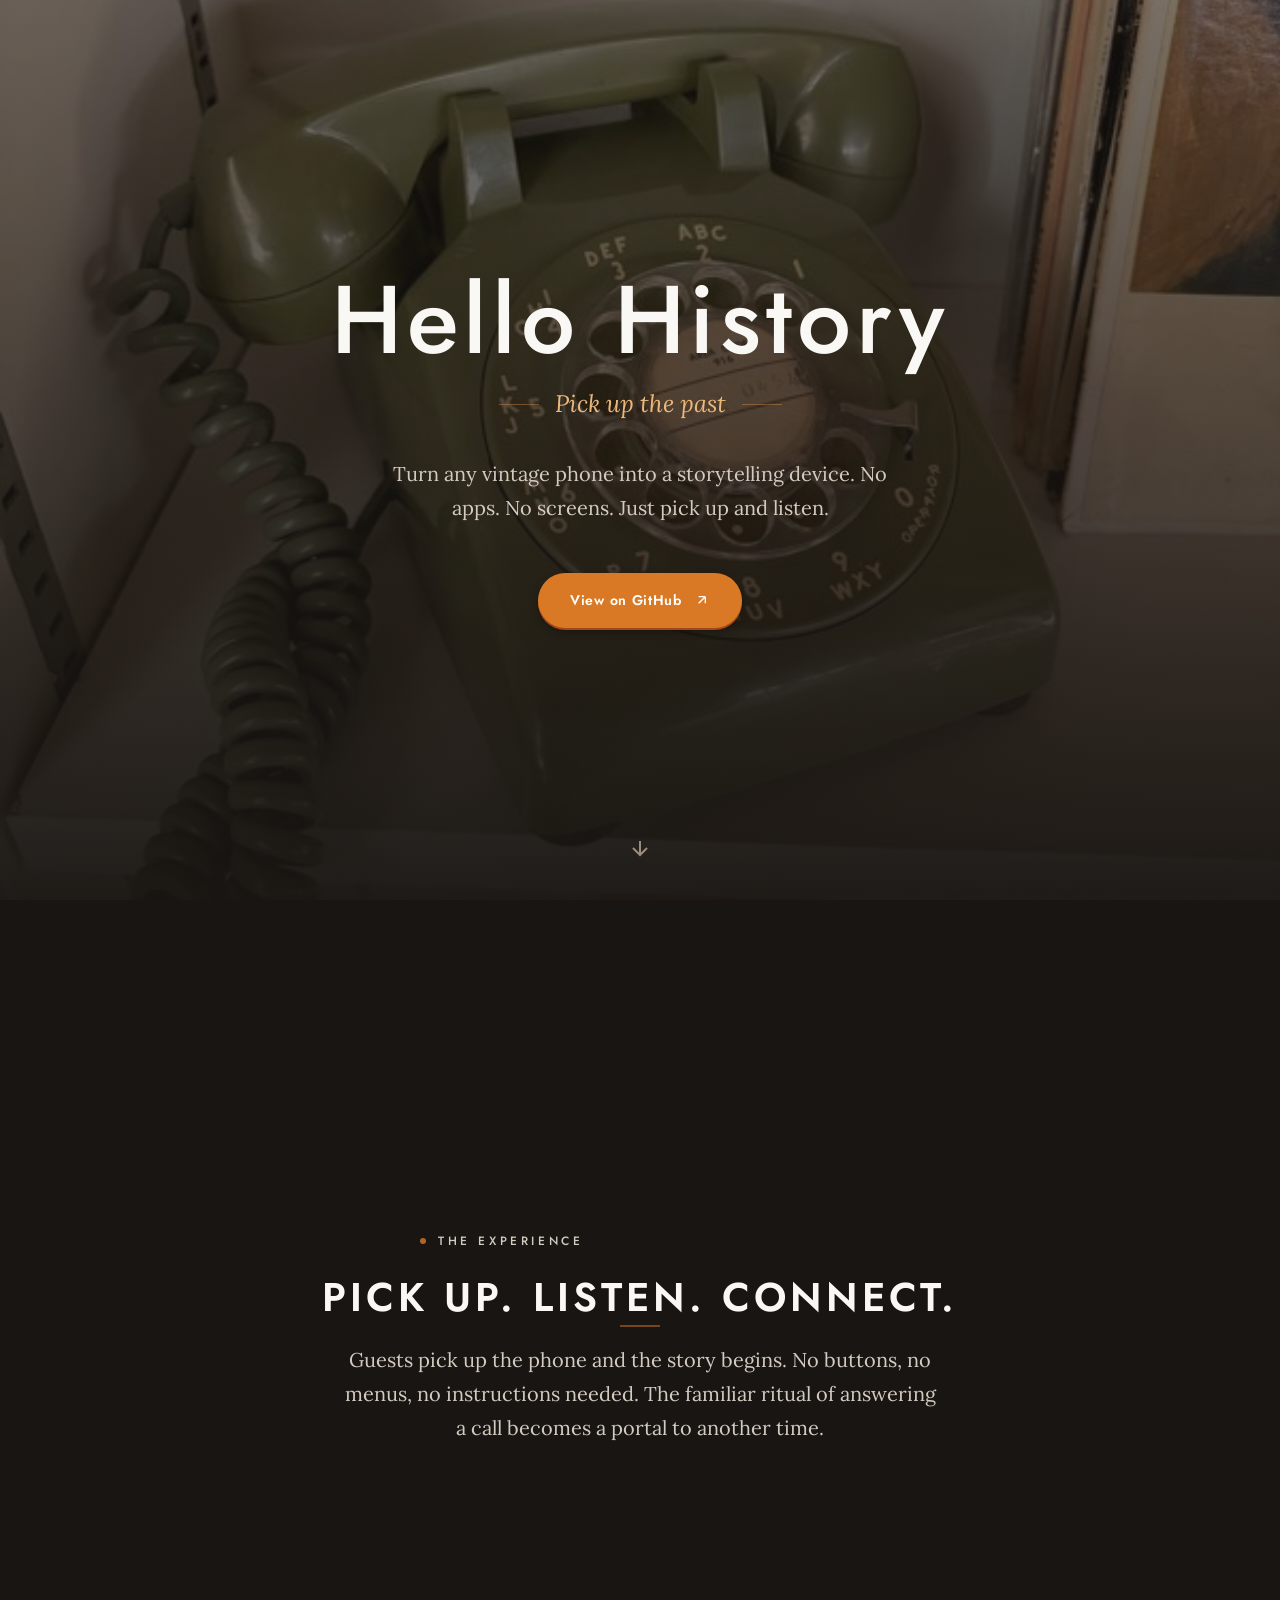
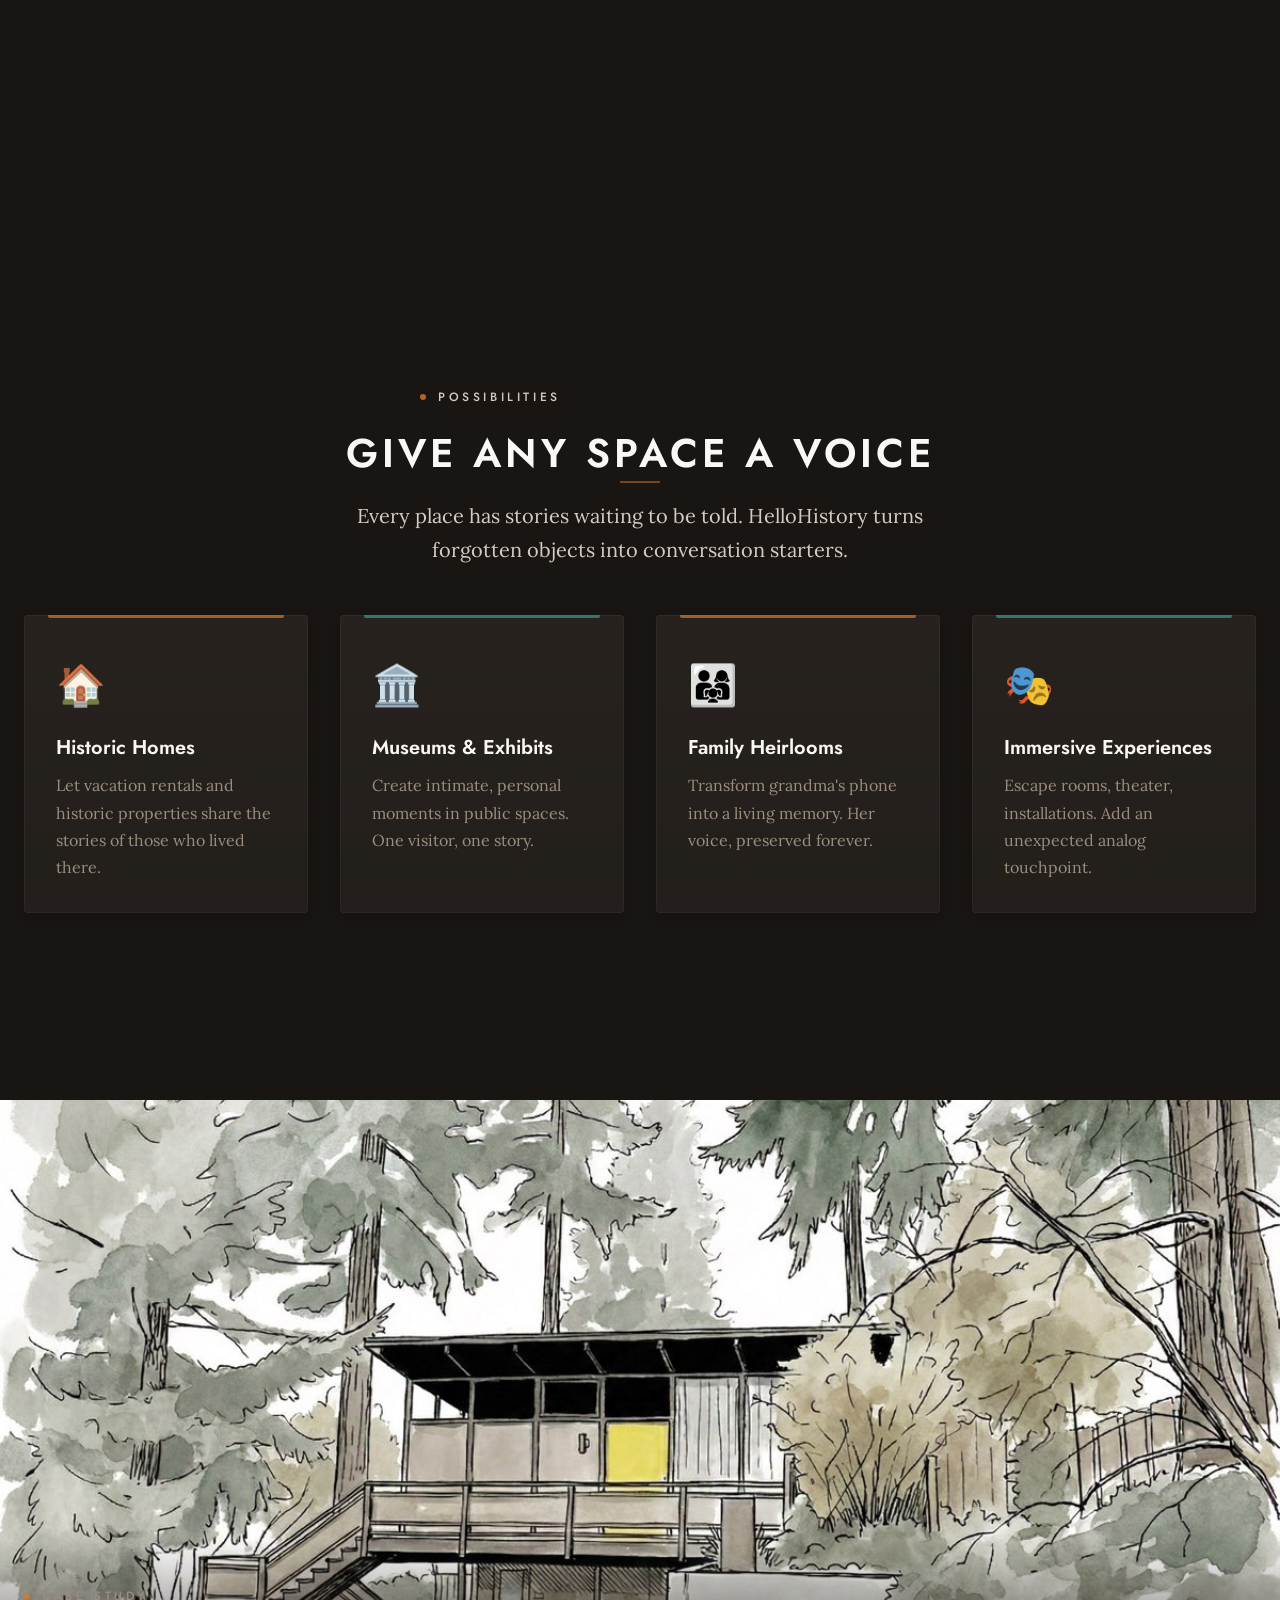
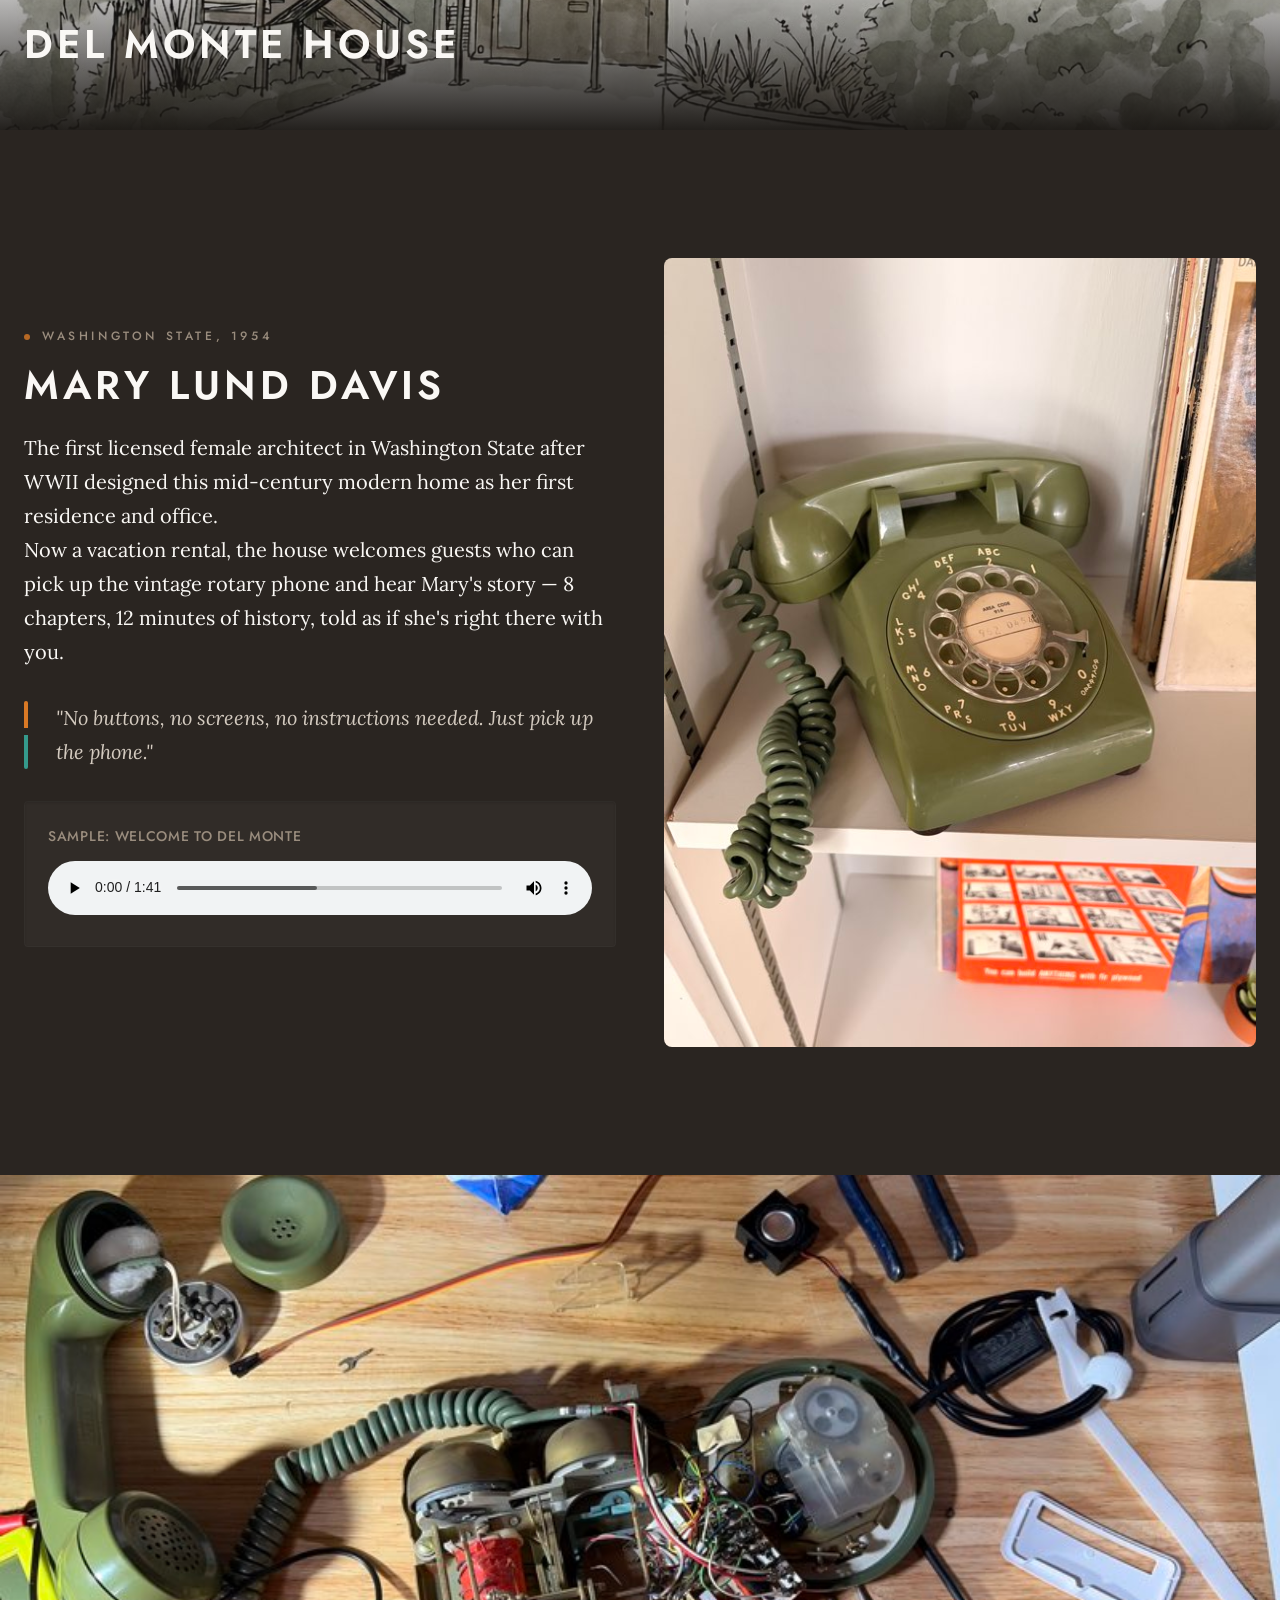
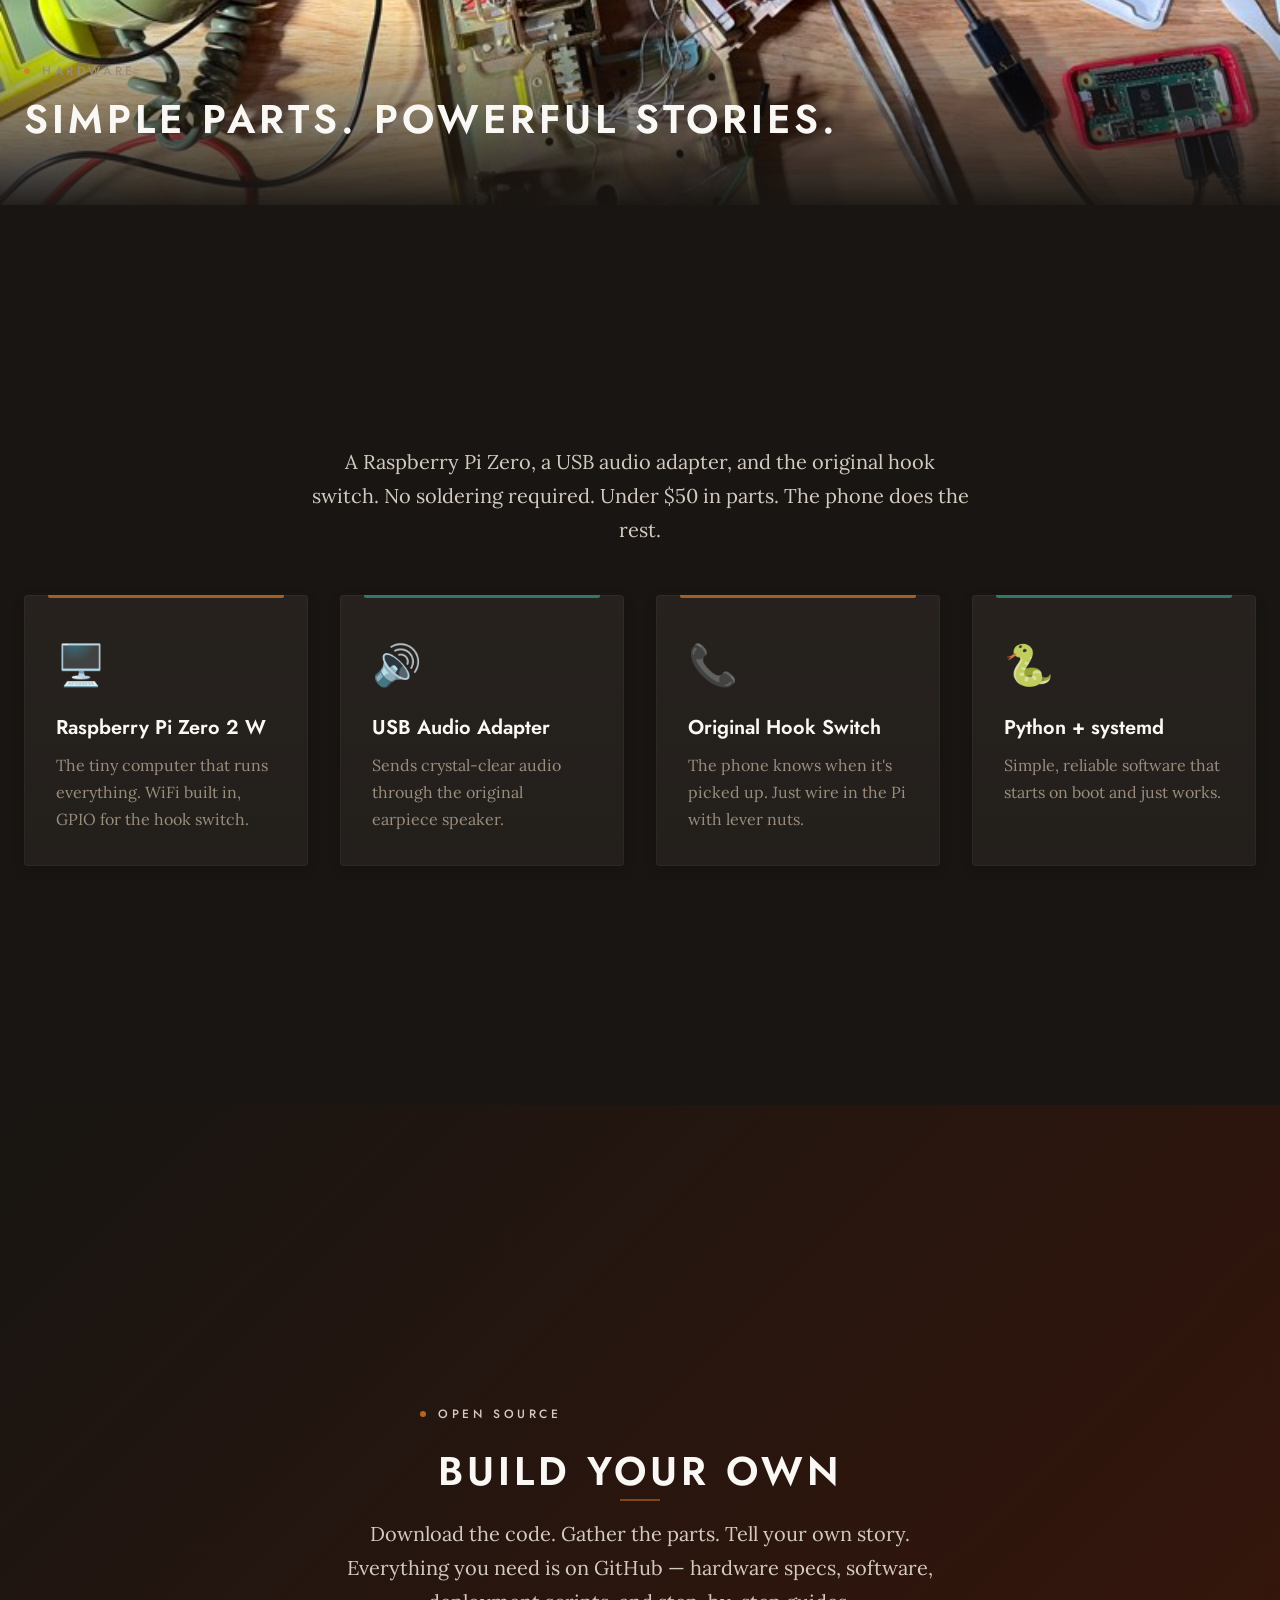
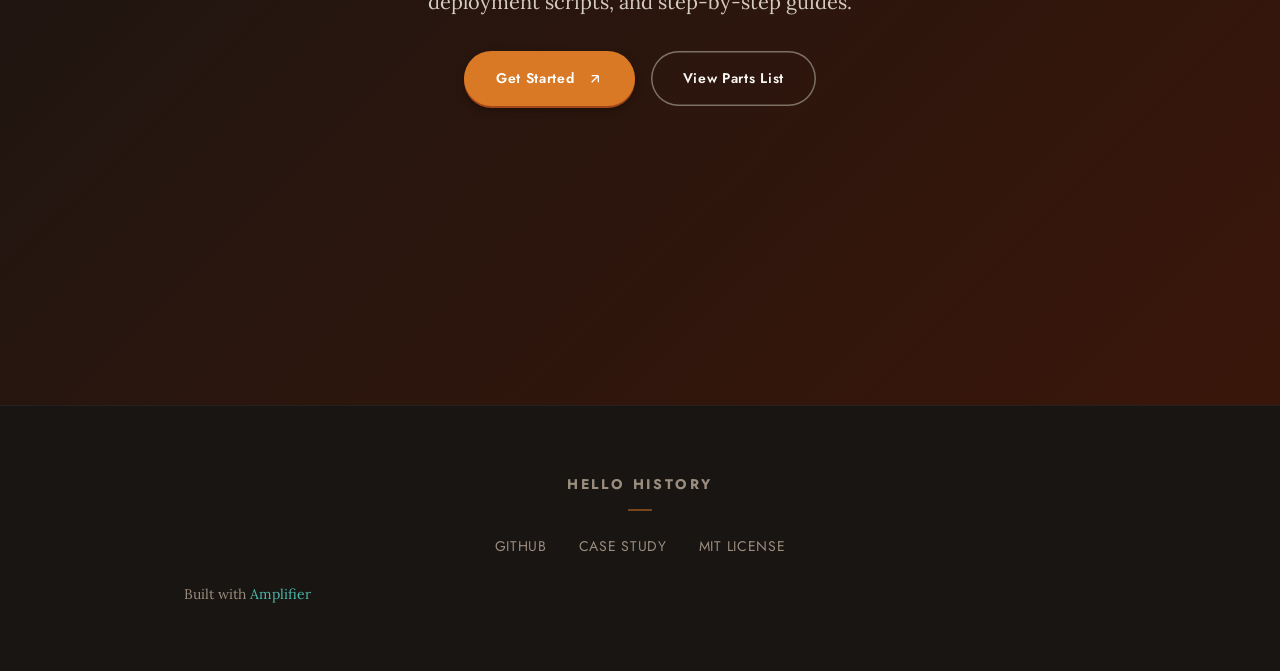
<file: site/index.html>
<!DOCTYPE html>
<html lang="en">
<head>
  <meta charset="UTF-8">
  <meta name="viewport" content="width=device-width, initial-scale=1.0">
  <title>Hello History — Pick Up the Past</title>
  <meta name="description" content="Turn any vintage phone into a storytelling device. Open-source hardware and software for immersive audio experiences.">
  
  <!-- Favicon -->
  <link rel="icon" href="data:image/svg+xml,<svg xmlns='http://www.w3.org/2000/svg' viewBox='0 0 100 100'><text y='.9em' font-size='90'>📞</text></svg>">
  
  <!-- Open Graph -->
  <meta property="og:title" content="Hello History — Pick Up the Past">
  <meta property="og:description" content="Turn any vintage phone into a storytelling device.">
  <meta property="og:type" content="website">
  
  <!-- Styles -->
  <link rel="stylesheet" href="assets/css/style.css">
</head>
<body>

  <!-- ====================================================================
       HERO SECTION
       ==================================================================== -->
  <section class="hero">
    <div class="hero__video-container">
      <video 
        class="hero__video" 
        autoplay 
        loop 
        muted 
        playsinline
        poster="assets/images/rotary-phone-assembled-shelf.jpg"
      >
        <source src="assets/video/hh-demo.mp4" type="video/mp4">
      </video>
      <div class="hero__overlay"></div>
    </div>
    
    <div class="hero__content">
      <h1 class="hero__title">Hello History</h1>
      <p class="hero__tagline">Pick up the past</p>
      <p class="hero__description">
        Turn any vintage phone into a storytelling device.
        No apps. No screens. Just pick up and listen.
      </p>
      <a href="https://github.com/anderlpz/HelloHistory" class="btn btn--primary">
        View on GitHub
        <svg width="16" height="16" viewBox="0 0 24 24" fill="none" stroke="currentColor" stroke-width="2">
          <path d="M7 17L17 7M17 7H7M17 7V17"/>
        </svg>
      </a>
    </div>
    
    <div class="hero__scroll-hint">
      <svg viewBox="0 0 24 24" fill="none" stroke="currentColor" stroke-width="2">
        <path d="M12 5v14M19 12l-7 7-7-7"/>
      </svg>
    </div>
  </section>

  <!-- ====================================================================
       THE CONCEPT
       ==================================================================== -->
  <section id="concept">
    <div class="section-content fade-in">
      <p class="eyebrow">The Experience</p>
      <h2>Pick Up. Listen. Connect.</h2>
      <p class="lead">
        Guests pick up the phone and the story begins. No buttons, no menus, 
        no instructions needed. The familiar ritual of answering a call 
        becomes a portal to another time.
      </p>
    </div>
  </section>

  <!-- ====================================================================
       USE CASES
       ==================================================================== -->
  <section id="use-cases">
    <div class="container">
      <div class="section-content fade-in">
        <p class="eyebrow">Possibilities</p>
        <h2>Give Any Space a Voice</h2>
        <p>
          Every place has stories waiting to be told. HelloHistory turns 
          forgotten objects into conversation starters.
        </p>
      </div>
      
      <div class="feature-grid fade-in">
        <div class="feature-card">
          <div class="feature-card__icon">🏠</div>
          <h3>Historic Homes</h3>
          <p>Let vacation rentals and historic properties share the stories of those who lived there.</p>
        </div>
        
        <div class="feature-card">
          <div class="feature-card__icon">🏛️</div>
          <h3>Museums & Exhibits</h3>
          <p>Create intimate, personal moments in public spaces. One visitor, one story.</p>
        </div>
        
        <div class="feature-card">
          <div class="feature-card__icon">👨‍👩‍👧</div>
          <h3>Family Heirlooms</h3>
          <p>Transform grandma's phone into a living memory. Her voice, preserved forever.</p>
        </div>
        
        <div class="feature-card">
          <div class="feature-card__icon">🎭</div>
          <h3>Immersive Experiences</h3>
          <p>Escape rooms, theater, installations. Add an unexpected analog touchpoint.</p>
        </div>
      </div>
    </div>
  </section>

  <!-- ====================================================================
       CASE STUDY: DEL MONTE
       ==================================================================== -->
  <section class="media-section">
    <img 
      class="media-section__image" 
      src="assets/images/midcentury-house-exterior-watercolor.jpg" 
      alt="Del Monte House - watercolor illustration"
    >
    <div class="media-section__caption fade-in">
      <p class="eyebrow">Case Study</p>
      <h2>Del Monte House</h2>
    </div>
  </section>

  <section id="case-study" class="case-study">
    <div class="container">
      <div class="case-study__grid">
        <div class="case-study__content fade-in">
          <p class="eyebrow">Washington State, 1954</p>
          <h2>Mary Lund Davis</h2>
          <p>
            The first licensed female architect in Washington State after WWII 
            designed this mid-century modern home as her first residence and office.
          </p>
          <p>
            Now a vacation rental, the house welcomes guests who can pick up the 
            vintage rotary phone and hear Mary's story — 8 chapters, 12 minutes 
            of history, told as if she's right there with you.
          </p>
          
          <blockquote class="case-study__quote">
            "No buttons, no screens, no instructions needed. Just pick up the phone."
          </blockquote>
          
          <div class="audio-player">
            <p class="audio-player__title">Sample: Welcome to Del Monte</p>
            <audio controls preload="metadata">
              <source src="assets/audio/01_welcome.mp3" type="audio/mpeg">
              Your browser does not support the audio element.
            </audio>
          </div>
        </div>
        
        <div class="case-study__image fade-in">
          <img 
            src="assets/images/rotary-phone-assembled-shelf.jpg" 
            alt="HelloHistory rotary phone installed on a shelf"
          >
        </div>
      </div>
    </div>
  </section>

  <!-- ====================================================================
       INSIDE THE PHONE
       ==================================================================== -->
  <section class="media-section">
    <img 
      class="media-section__image" 
      src="assets/images/rotary-phone-disassembled-workbench.jpg" 
      alt="HelloHistory rotary phone disassembled on a workbench"
    >
    <div class="media-section__caption fade-in">
      <p class="eyebrow">Hardware</p>
      <h2>Simple Parts. Powerful Stories.</h2>
    </div>
  </section>

  <section id="hardware">
    <div class="container">
      <div class="section-content fade-in">
        <p>
          A Raspberry Pi Zero, a USB audio adapter, and the original hook switch. 
          No soldering required. Under $50 in parts. The phone does the rest.
        </p>
      </div>
      
      <div class="feature-grid fade-in">
        <div class="feature-card">
          <div class="feature-card__icon">🖥️</div>
          <h3>Raspberry Pi Zero 2 W</h3>
          <p>The tiny computer that runs everything. WiFi built in, GPIO for the hook switch.</p>
        </div>
        
        <div class="feature-card">
          <div class="feature-card__icon">🔊</div>
          <h3>USB Audio Adapter</h3>
          <p>Sends crystal-clear audio through the original earpiece speaker.</p>
        </div>
        
        <div class="feature-card">
          <div class="feature-card__icon">📞</div>
          <h3>Original Hook Switch</h3>
          <p>The phone knows when it's picked up. Just wire in the Pi with lever nuts.</p>
        </div>
        
        <div class="feature-card">
          <div class="feature-card__icon">🐍</div>
          <h3>Python + systemd</h3>
          <p>Simple, reliable software that starts on boot and just works.</p>
        </div>
      </div>
    </div>
  </section>

  <!-- ====================================================================
       BUILD YOUR OWN
       ==================================================================== -->
  <section id="cta" class="cta-section">
    <div class="section-content fade-in">
      <p class="eyebrow">Open Source</p>
      <h2>Build Your Own</h2>
      <p class="lead">
        Download the code. Gather the parts. Tell your own story.
        Everything you need is on GitHub — hardware specs, software, 
        deployment scripts, and step-by-step guides.
      </p>
      <div style="display: flex; gap: var(--space-4); justify-content: center; flex-wrap: wrap; margin-top: var(--space-8);">
        <a href="https://github.com/anderlpz/HelloHistory" class="btn btn--primary">
          Get Started
          <svg width="16" height="16" viewBox="0 0 24 24" fill="none" stroke="currentColor" stroke-width="2">
            <path d="M7 17L17 7M17 7H7M17 7V17"/>
          </svg>
        </a>
        <a href="https://github.com/anderlpz/HelloHistory/blob/main/hardware/SHOPPING_LIST.md" class="btn btn--outline">
          View Parts List
        </a>
      </div>
    </div>
  </section>

  <!-- ====================================================================
       FOOTER
       ==================================================================== -->
  <footer class="footer">
    <p class="footer__logo">Hello History</p>
    <div class="footer__links">
      <a href="https://github.com/anderlpz/HelloHistory">GitHub</a>
      <a href="https://github.com/anderlpz/HelloHistory/blob/main/docs/CASE_STUDY.md">Case Study</a>
      <a href="https://github.com/anderlpz/HelloHistory/blob/main/LICENSE">MIT License</a>
    </div>
    <p class="footer__credit">
      Built with <a href="https://github.com/microsoft/amplifier">Amplifier</a>
    </p>
  </footer>

  <!-- ====================================================================
       SCROLL ANIMATION SCRIPT
       ==================================================================== -->
  <script>
    // Intersection Observer for fade-in animations
    const observer = new IntersectionObserver((entries) => {
      entries.forEach(entry => {
        if (entry.isIntersecting) {
          entry.target.classList.add('visible');
        }
      });
    }, {
      threshold: 0.1,
      rootMargin: '0px 0px -50px 0px'
    });

    // Observe all fade-in elements
    document.querySelectorAll('.fade-in').forEach(el => {
      observer.observe(el);
    });

    // Smooth scroll for anchor links
    document.querySelectorAll('a[href^="#"]').forEach(anchor => {
      anchor.addEventListener('click', function (e) {
        e.preventDefault();
        const target = document.querySelector(this.getAttribute('href'));
        if (target) {
          target.scrollIntoView({ behavior: 'smooth' });
        }
      });
    });
  </script>

</body>
</html>
</file>
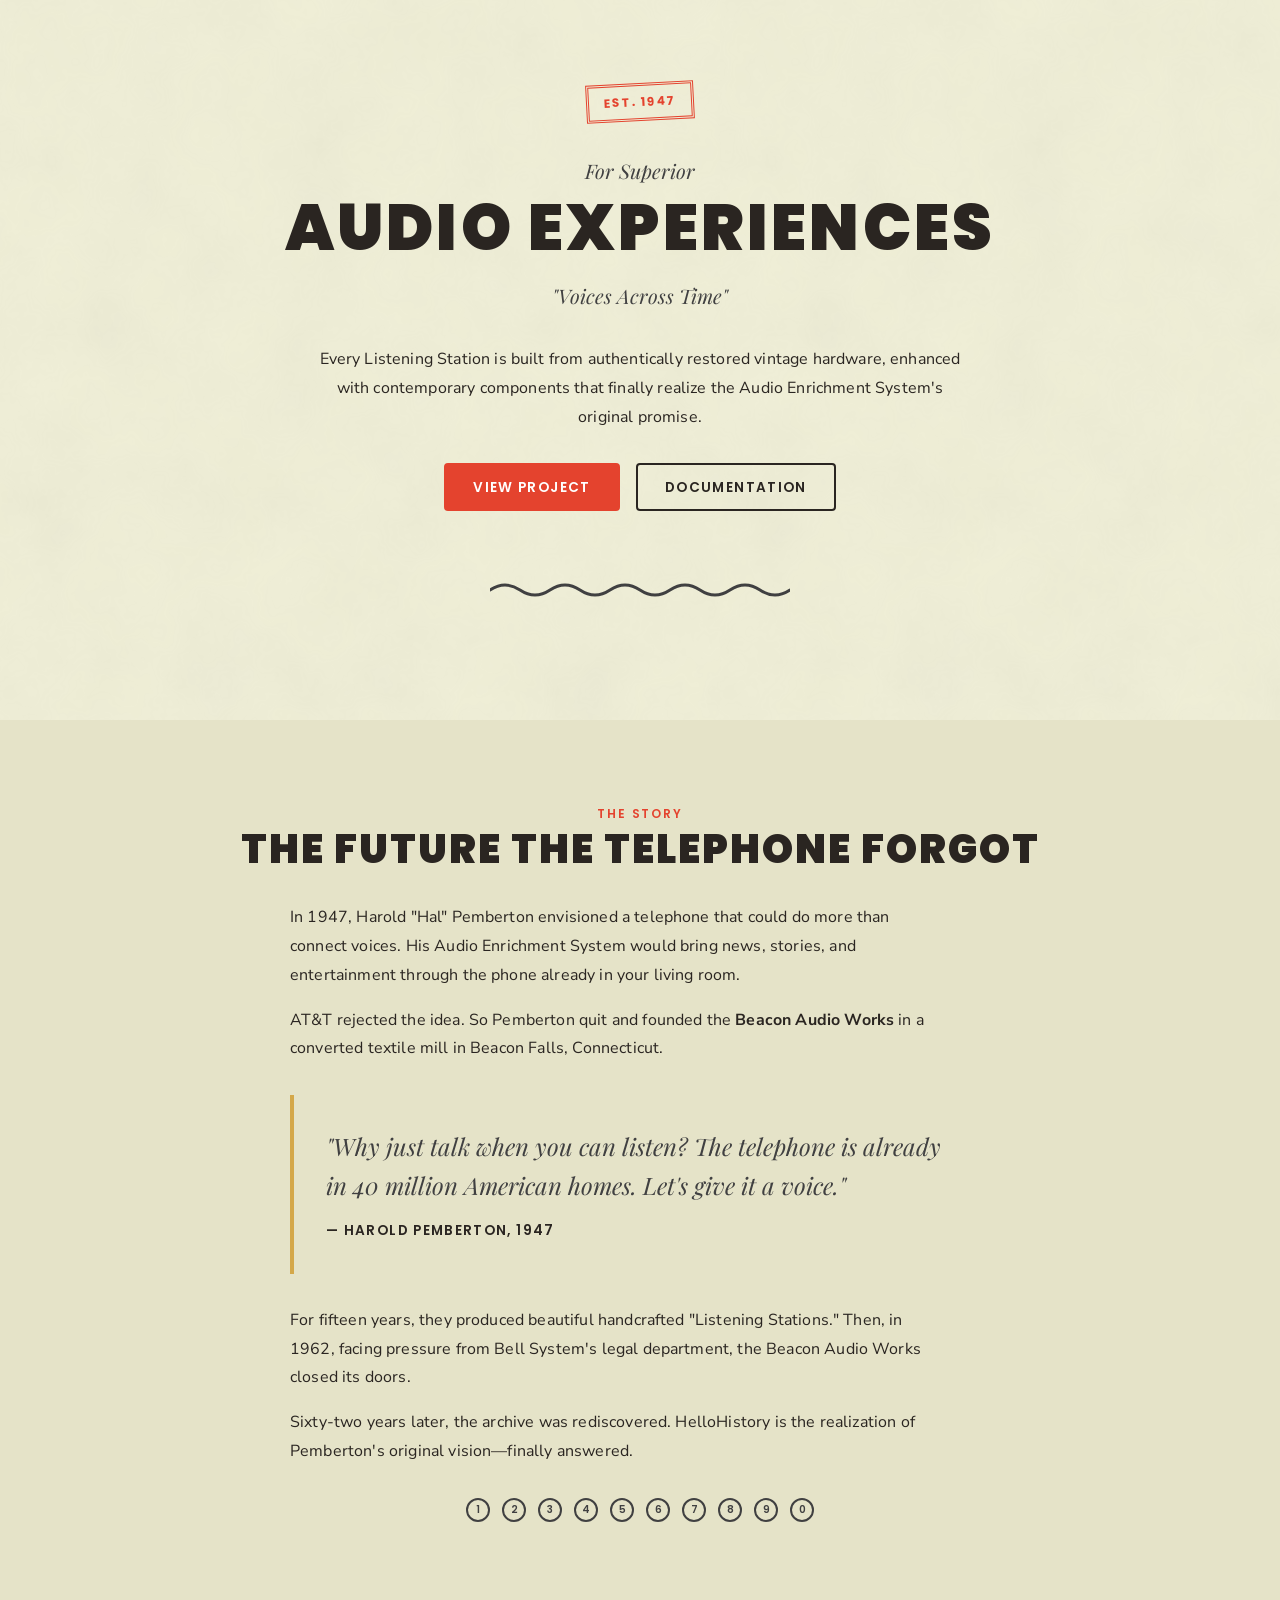
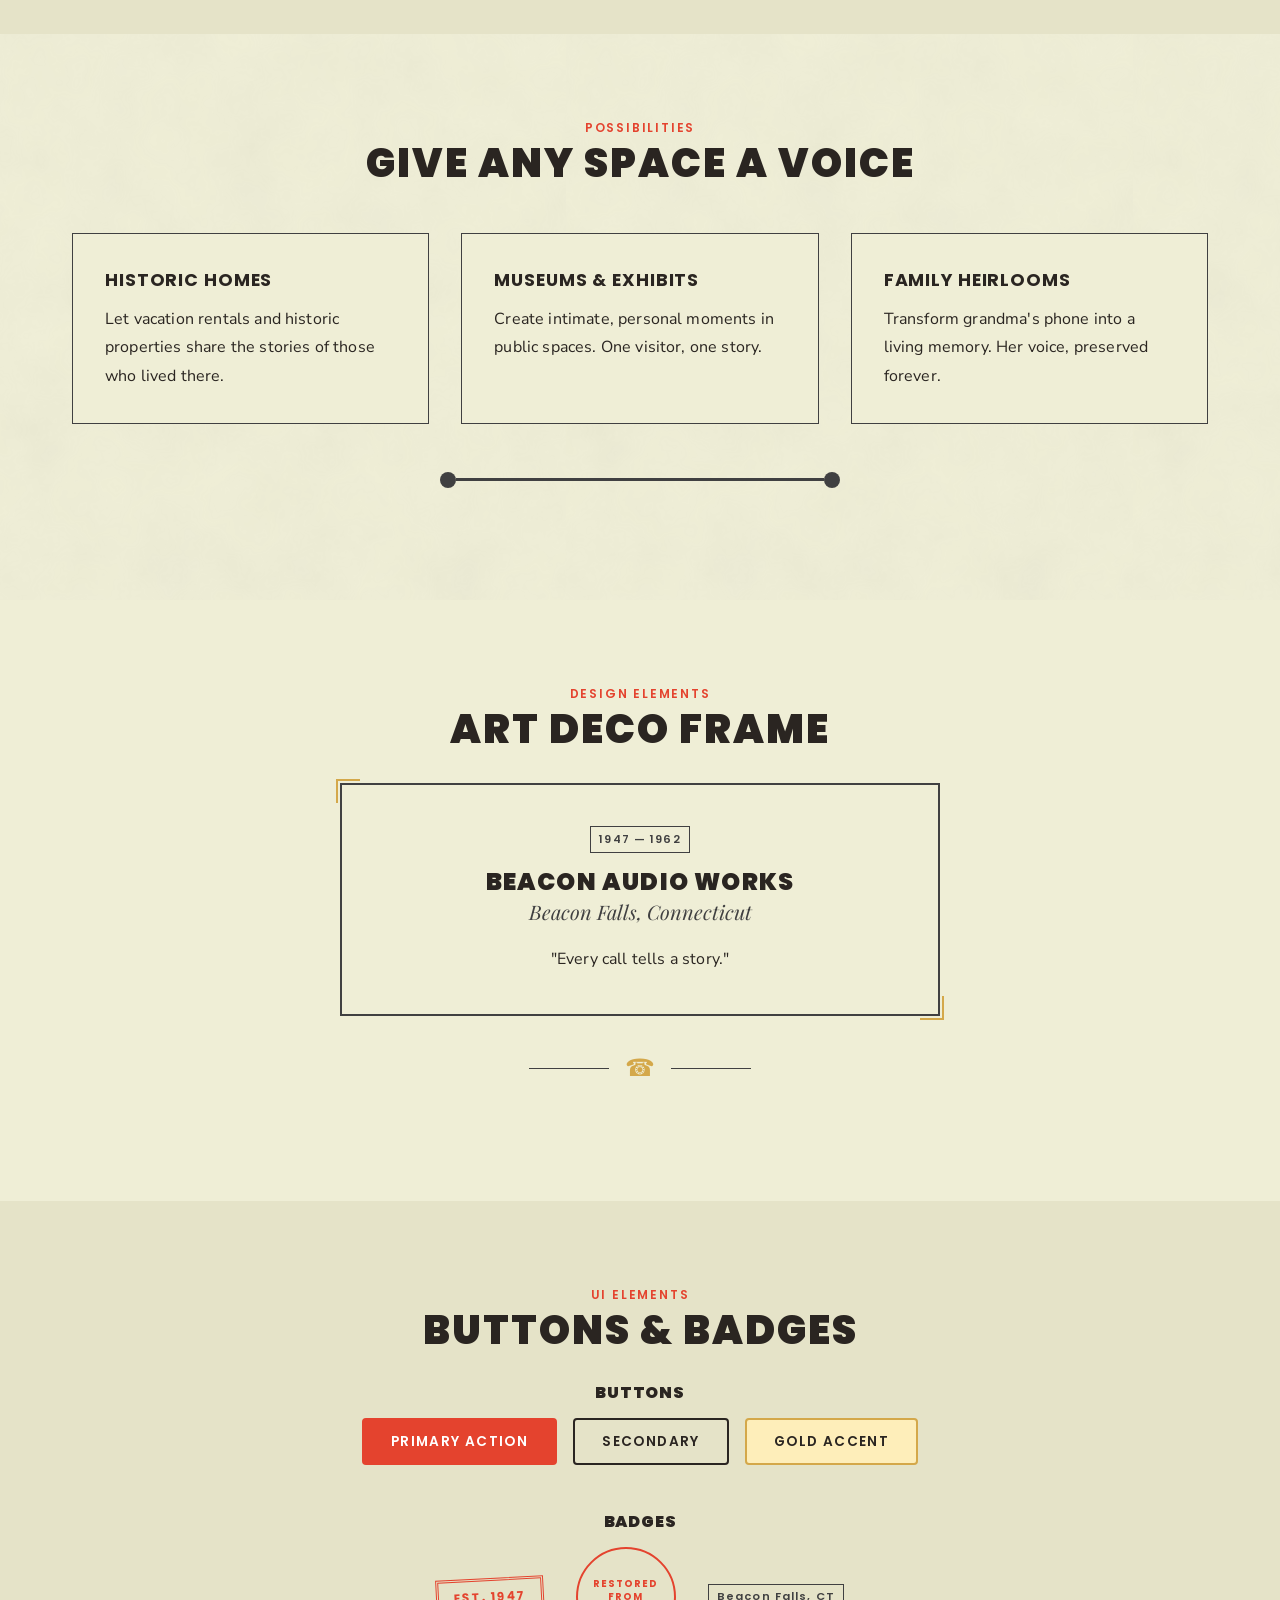
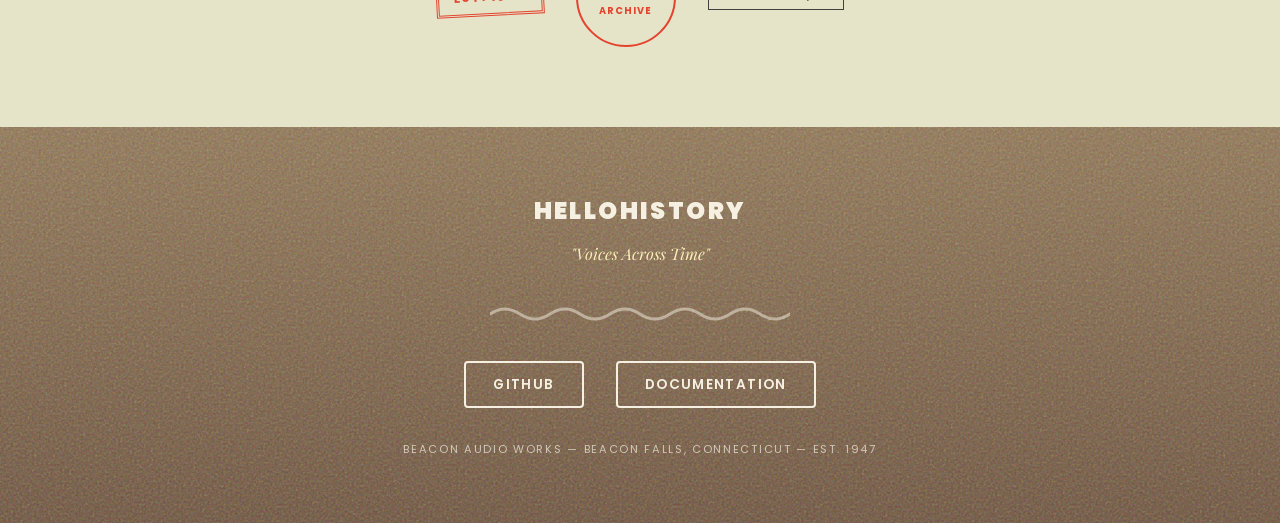
<file: docs/vintage-test.html>
<!DOCTYPE html>
<html lang="en">
<head>
  <meta charset="UTF-8">
  <meta name="viewport" content="width=device-width, initial-scale=1.0">
  <title>HelloHistory — Vintage Design Test</title>
  
  <!-- Fonts -->
  <link rel="preconnect" href="https://fonts.googleapis.com">
  <link rel="preconnect" href="https://fonts.gstatic.com" crossorigin>
  <link href="https://fonts.googleapis.com/css2?family=Poppins:wght@400;500;600;700;900&family=Nunito+Sans:ital,wght@0,400;0,600;0,900;1,400&family=Playfair+Display:ital,wght@0,400;0,700;1,400&display=swap" rel="stylesheet">
  
  <style>
    /* ==========================================================================
       Design Tokens - HelloHistory Vintage System
       ========================================================================== */
    :root {
      /* Cream Paper - Primary Background */
      --color-cream: #EFEED6;
      --color-cream-dark: #E5E3C8;
      
      /* Vintage Gold - Warmth & Accents */
      --color-gold: #FEEEBA;
      --color-gold-dark: #D4A84A;
      
      /* Period Red - CTAs & Emphasis */
      --color-red: #E4432E;
      --color-red-dark: #C4321E;
      
      /* Vintage Blue - Trust & Links */
      --color-blue: #334FB4;
      --color-blue-dark: #233F94;
      
      /* Warm Black - Text */
      --color-black: #2A2521;
      --color-charcoal: #404041;
      
      /* Kraft Brown - Textures */
      --color-kraft: #8B7355;
      --color-kraft-dark: #6B5340;
      
      /* Bakelite */
      --bakelite-black: #1A1815;
      --bakelite-ivory: #F5F0E1;
      
      /* Brass */
      --brass-light: #D4A84A;
      --brass-dark: #8B6914;
      
      /* Typography */
      --font-primary: 'Poppins', system-ui, sans-serif;
      --font-secondary: 'Nunito Sans', Georgia, serif;
      --font-display: 'Playfair Display', serif;
    }

    /* ==========================================================================
       Base Styles
       ========================================================================== */
    *, *::before, *::after {
      box-sizing: border-box;
      margin: 0;
      padding: 0;
    }

    html {
      font-size: 16px;
      scroll-behavior: smooth;
    }

    body {
      font-family: var(--font-secondary);
      font-weight: 400;
      line-height: 1.7;
      color: var(--color-black);
      background-color: var(--color-cream);
    }

    img {
      max-width: 100%;
      height: auto;
    }

    /* ==========================================================================
       Kraft Paper Texture (CSS Pattern - No Image Needed)
       ========================================================================== */
    .texture-kraft {
      background-color: var(--color-kraft);
      background-image: 
        url("data:image/svg+xml,%3Csvg viewBox='0 0 200 200' xmlns='http://www.w3.org/2000/svg'%3E%3Cfilter id='noise'%3E%3CfeTurbulence type='fractalNoise' baseFrequency='0.85' numOctaves='4' stitchTiles='stitch'/%3E%3C/filter%3E%3Crect width='100%25' height='100%25' filter='url(%23noise)'/%3E%3C/svg%3E"),
        linear-gradient(180deg, rgba(139,115,85,0.95) 0%, rgba(107,83,64,0.98) 100%);
      background-blend-mode: soft-light, normal;
    }

    .texture-paper {
      background-color: var(--color-cream);
      background-image: 
        url("data:image/svg+xml,%3Csvg viewBox='0 0 200 200' xmlns='http://www.w3.org/2000/svg'%3E%3Cfilter id='paper'%3E%3CfeTurbulence type='fractalNoise' baseFrequency='0.04' numOctaves='5'/%3E%3CfeColorMatrix type='saturate' values='0'/%3E%3C/filter%3E%3Crect width='100%25' height='100%25' filter='url(%23paper)' opacity='0.08'/%3E%3C/svg%3E");
    }

    /* ==========================================================================
       Typography
       ========================================================================== */
    .headline-emotional {
      font-family: var(--font-display);
      font-style: italic;
      font-weight: 400;
      font-size: 1.25rem;
      color: var(--color-charcoal);
      margin-bottom: 0.25em;
    }

    .headline-bold {
      font-family: var(--font-primary);
      font-weight: 900;
      text-transform: uppercase;
      letter-spacing: 0.05em;
      line-height: 1.1;
      color: var(--color-black);
    }

    .headline-bold--large {
      font-size: clamp(2.5rem, 8vw, 4rem);
    }

    .headline-bold--medium {
      font-size: clamp(1.5rem, 5vw, 2.5rem);
    }

    .body-text {
      font-family: var(--font-secondary);
      font-weight: 400;
      letter-spacing: 0.01em;
      line-height: 1.8;
      max-width: 65ch;
    }

    .eyebrow {
      font-family: var(--font-primary);
      font-size: 0.75rem;
      font-weight: 600;
      text-transform: uppercase;
      letter-spacing: 0.15em;
      color: var(--color-red);
      margin-bottom: 0.5em;
    }

    /* ==========================================================================
       Layout
       ========================================================================== */
    .container {
      max-width: 1200px;
      margin: 0 auto;
      padding: 0 2rem;
    }

    section {
      padding: 5rem 0;
    }

    /* ==========================================================================
       Decorative Dividers
       ========================================================================== */
    
    /* Telephone Cord Curl */
    .divider-cord {
      display: block;
      width: 100%;
      max-width: 300px;
      height: 30px;
      margin: 2rem auto;
      color: var(--color-charcoal);
    }

    .divider-cord path {
      fill: none;
      stroke: currentColor;
      stroke-width: 3;
      stroke-linecap: round;
    }

    /* Rotary Dial Dots */
    .divider-dial {
      display: flex;
      justify-content: center;
      align-items: center;
      gap: 0.75rem;
      padding: 2rem 0;
    }

    .divider-dial__dot {
      width: 24px;
      height: 24px;
      border: 2px solid var(--color-charcoal);
      border-radius: 50%;
      display: flex;
      align-items: center;
      justify-content: center;
      font-family: var(--font-primary);
      font-size: 10px;
      font-weight: 600;
      color: var(--color-charcoal);
    }

    /* Patch Cord */
    .divider-patch {
      display: flex;
      align-items: center;
      max-width: 400px;
      margin: 2rem auto;
    }

    .divider-patch__plug {
      width: 16px;
      height: 16px;
      background: var(--color-charcoal);
      border-radius: 50%;
      flex-shrink: 0;
    }

    .divider-patch__line {
      flex: 1;
      height: 3px;
      background: var(--color-charcoal);
    }

    /* Simple Line with Ornament */
    .divider-ornament {
      display: flex;
      align-items: center;
      justify-content: center;
      gap: 1rem;
      padding: 2rem 0;
    }

    .divider-ornament__line {
      width: 80px;
      height: 1px;
      background: var(--color-charcoal);
    }

    .divider-ornament__symbol {
      font-size: 1.5rem;
      color: var(--color-gold-dark);
    }

    /* ==========================================================================
       Buttons
       ========================================================================== */
    .btn-vintage {
      display: inline-flex;
      align-items: center;
      gap: 0.5em;
      border-radius: 4px;
      border: 2px solid currentColor;
      padding: 0.75em 2em;
      font-family: var(--font-primary);
      font-weight: 600;
      font-size: 0.85rem;
      letter-spacing: 0.1em;
      text-transform: uppercase;
      text-decoration: none;
      background: transparent;
      color: var(--color-black);
      cursor: pointer;
      transition: all 0.2s ease;
    }

    .btn-vintage:hover {
      background: var(--color-black);
      color: var(--color-cream);
    }

    .btn-vintage--primary {
      background: var(--color-red);
      border-color: var(--color-red);
      color: white;
    }

    .btn-vintage--primary:hover {
      background: var(--color-red-dark);
      border-color: var(--color-red-dark);
    }

    .btn-vintage--gold {
      background: var(--color-gold);
      border-color: var(--color-gold-dark);
      color: var(--color-black);
    }

    .btn-vintage--gold:hover {
      background: var(--color-gold-dark);
      color: white;
    }

    /* ==========================================================================
       Badges & Stamps
       ========================================================================== */
    .badge-vintage {
      display: inline-flex;
      align-items: center;
      justify-content: center;
      width: 100px;
      height: 100px;
      border: 2px solid currentColor;
      border-radius: 50%;
      text-transform: uppercase;
      letter-spacing: 0.1em;
      font-family: var(--font-primary);
      font-size: 0.6rem;
      font-weight: 700;
      text-align: center;
      line-height: 1.4;
      color: var(--color-red);
    }

    .badge-stamp {
      display: inline-block;
      border: 3px double var(--color-red);
      padding: 0.5em 1.25em;
      text-transform: uppercase;
      letter-spacing: 0.1em;
      font-family: var(--font-primary);
      font-size: 0.75rem;
      font-weight: 700;
      color: var(--color-red);
      transform: rotate(-3deg);
    }

    .badge-year {
      display: inline-flex;
      align-items: center;
      justify-content: center;
      padding: 0.25em 0.75em;
      border: 1px solid var(--color-charcoal);
      font-family: var(--font-primary);
      font-size: 0.7rem;
      font-weight: 600;
      letter-spacing: 0.1em;
      color: var(--color-charcoal);
    }

    /* ==========================================================================
       Cards
       ========================================================================== */
    .card-vintage {
      background: var(--color-cream);
      border: 1px solid var(--color-charcoal);
      padding: 2rem;
      transition: transform 0.2s ease, box-shadow 0.2s ease;
    }

    .card-vintage:hover {
      transform: translateY(-0.5rem) rotate(0.5deg);
      box-shadow: 0 1rem 2rem rgba(0,0,0,0.12);
    }

    .card-vintage__title {
      font-family: var(--font-primary);
      font-weight: 700;
      font-size: 1.1rem;
      text-transform: uppercase;
      letter-spacing: 0.05em;
      margin-bottom: 0.5em;
    }

    /* ==========================================================================
       Art Deco Frame
       ========================================================================== */
    .frame-deco {
      border: 2px solid var(--color-charcoal);
      padding: 2.5rem;
      position: relative;
      background: var(--color-cream);
    }

    .frame-deco::before,
    .frame-deco::after {
      content: '';
      position: absolute;
      width: 24px;
      height: 24px;
      border: 2px solid var(--color-gold-dark);
    }

    .frame-deco::before {
      top: -6px;
      left: -6px;
      border-right: none;
      border-bottom: none;
    }

    .frame-deco::after {
      bottom: -6px;
      right: -6px;
      border-left: none;
      border-top: none;
    }

    /* ==========================================================================
       Header / Hero
       ========================================================================== */
    .hero-vintage {
      min-height: 80vh;
      display: flex;
      flex-direction: column;
      align-items: center;
      justify-content: center;
      text-align: center;
      padding: 4rem 2rem;
      position: relative;
    }

    .hero-vintage__badge {
      margin-bottom: 2rem;
    }

    .hero-vintage__content {
      max-width: 800px;
    }

    .hero-vintage__tagline {
      font-family: var(--font-display);
      font-style: italic;
      font-size: 1.25rem;
      color: var(--color-charcoal);
      margin-top: 1rem;
      margin-bottom: 2rem;
    }

    .hero-vintage__buttons {
      display: flex;
      gap: 1rem;
      justify-content: center;
      flex-wrap: wrap;
      margin-top: 2rem;
    }

    /* ==========================================================================
       Sections
       ========================================================================== */
    .section-story {
      background: var(--color-cream-dark);
    }

    .section-kraft {
      color: var(--bakelite-ivory);
      padding: 4rem 0;
    }

    .section-kraft .headline-emotional {
      color: var(--color-gold);
    }

    .section-kraft .headline-bold {
      color: var(--bakelite-ivory);
    }

    .section-kraft .body-text {
      color: rgba(245, 240, 225, 0.9);
    }

    /* ==========================================================================
       Feature Grid
       ========================================================================== */
    .feature-grid {
      display: grid;
      grid-template-columns: repeat(auto-fit, minmax(280px, 1fr));
      gap: 2rem;
      margin-top: 3rem;
    }

    /* ==========================================================================
       Quote Block
       ========================================================================== */
    .quote-vintage {
      font-family: var(--font-display);
      font-style: italic;
      font-size: 1.5rem;
      line-height: 1.6;
      color: var(--color-charcoal);
      padding: 2rem;
      border-left: 4px solid var(--color-gold-dark);
      margin: 2rem 0;
    }

    .quote-vintage cite {
      display: block;
      font-family: var(--font-primary);
      font-style: normal;
      font-size: 0.85rem;
      font-weight: 600;
      text-transform: uppercase;
      letter-spacing: 0.1em;
      margin-top: 1rem;
      color: var(--color-black);
    }

    /* ==========================================================================
       Footer
       ========================================================================== */
    .footer-vintage {
      padding: 4rem 2rem;
      text-align: center;
      color: var(--bakelite-ivory);
    }

    .footer-vintage__logo {
      font-family: var(--font-primary);
      font-weight: 900;
      font-size: 1.5rem;
      text-transform: uppercase;
      letter-spacing: 0.1em;
      margin-bottom: 0.5rem;
    }

    .footer-vintage__tagline {
      font-family: var(--font-display);
      font-style: italic;
      font-size: 1rem;
      color: var(--color-gold);
      margin-bottom: 2rem;
    }

    .footer-vintage__heritage {
      font-family: var(--font-primary);
      font-size: 0.7rem;
      text-transform: uppercase;
      letter-spacing: 0.15em;
      opacity: 0.7;
      margin-top: 2rem;
    }

    /* ==========================================================================
       Utilities
       ========================================================================== */
    .text-center { text-align: center; }
    .mt-1 { margin-top: 1rem; }
    .mt-2 { margin-top: 2rem; }
    .mt-3 { margin-top: 3rem; }
    .mb-1 { margin-bottom: 1rem; }
    .mb-2 { margin-bottom: 2rem; }
  </style>
</head>
<body>

  <!-- ========================================================================
       HERO SECTION
       ======================================================================== -->
  <section class="hero-vintage texture-paper">
    <div class="hero-vintage__badge">
      <span class="badge-stamp">Est. 1947</span>
    </div>
    
    <div class="hero-vintage__content">
      <p class="headline-emotional">For Superior</p>
      <h1 class="headline-bold headline-bold--large">Audio Experiences</h1>
      <p class="hero-vintage__tagline">"Voices Across Time"</p>
      
      <p class="body-text" style="margin: 0 auto;">
        Every Listening Station is built from authentically restored vintage hardware, 
        enhanced with contemporary components that finally realize the Audio Enrichment 
        System's original promise.
      </p>
      
      <div class="hero-vintage__buttons">
        <a href="#" class="btn-vintage btn-vintage--primary">View Project</a>
        <a href="#" class="btn-vintage">Documentation</a>
      </div>
    </div>
    
    <!-- Cord Divider -->
    <svg class="divider-cord" viewBox="0 0 300 30" style="margin-top: 4rem;">
      <path d="M0,15 Q15,5 30,15 T60,15 T90,15 T120,15 T150,15 T180,15 T210,15 T240,15 T270,15 T300,15"/>
    </svg>
  </section>

  <!-- ========================================================================
       THE STORY SECTION
       ======================================================================== -->
  <section class="section-story">
    <div class="container">
      <div class="text-center mb-2">
        <span class="eyebrow">The Story</span>
        <h2 class="headline-bold headline-bold--medium">The Future the Telephone Forgot</h2>
      </div>
      
      <div style="max-width: 700px; margin: 0 auto;">
        <p class="body-text mt-2">
          In 1947, Harold "Hal" Pemberton envisioned a telephone that could do more than 
          connect voices. His Audio Enrichment System would bring news, stories, and 
          entertainment through the phone already in your living room.
        </p>
        
        <p class="body-text mt-1">
          AT&T rejected the idea. So Pemberton quit and founded the 
          <strong>Beacon Audio Works</strong> in a converted textile mill in Beacon Falls, Connecticut.
        </p>
        
        <blockquote class="quote-vintage">
          "Why just talk when you can listen? The telephone is already in 40 million 
          American homes. Let's give it a voice."
          <cite>— Harold Pemberton, 1947</cite>
        </blockquote>
        
        <p class="body-text">
          For fifteen years, they produced beautiful handcrafted "Listening Stations." 
          Then, in 1962, facing pressure from Bell System's legal department, 
          the Beacon Audio Works closed its doors.
        </p>
        
        <p class="body-text mt-1">
          Sixty-two years later, the archive was rediscovered. HelloHistory is the 
          realization of Pemberton's original vision—finally answered.
        </p>
      </div>
      
      <!-- Dial Divider -->
      <div class="divider-dial">
        <span class="divider-dial__dot">1</span>
        <span class="divider-dial__dot">2</span>
        <span class="divider-dial__dot">3</span>
        <span class="divider-dial__dot">4</span>
        <span class="divider-dial__dot">5</span>
        <span class="divider-dial__dot">6</span>
        <span class="divider-dial__dot">7</span>
        <span class="divider-dial__dot">8</span>
        <span class="divider-dial__dot">9</span>
        <span class="divider-dial__dot">0</span>
      </div>
    </div>
  </section>

  <!-- ========================================================================
       FEATURES SECTION (Cards)
       ======================================================================== -->
  <section class="texture-paper">
    <div class="container">
      <div class="text-center mb-2">
        <span class="eyebrow">Possibilities</span>
        <h2 class="headline-bold headline-bold--medium">Give Any Space a Voice</h2>
      </div>
      
      <div class="feature-grid">
        <div class="card-vintage">
          <h3 class="card-vintage__title">Historic Homes</h3>
          <p class="body-text">
            Let vacation rentals and historic properties share the stories of those who lived there.
          </p>
        </div>
        
        <div class="card-vintage">
          <h3 class="card-vintage__title">Museums & Exhibits</h3>
          <p class="body-text">
            Create intimate, personal moments in public spaces. One visitor, one story.
          </p>
        </div>
        
        <div class="card-vintage">
          <h3 class="card-vintage__title">Family Heirlooms</h3>
          <p class="body-text">
            Transform grandma's phone into a living memory. Her voice, preserved forever.
          </p>
        </div>
      </div>
      
      <!-- Patch Cord Divider -->
      <div class="divider-patch mt-3">
        <span class="divider-patch__plug"></span>
        <span class="divider-patch__line"></span>
        <span class="divider-patch__plug"></span>
      </div>
    </div>
  </section>

  <!-- ========================================================================
       ART DECO FRAME EXAMPLE
       ======================================================================== -->
  <section>
    <div class="container">
      <div class="text-center mb-2">
        <span class="eyebrow">Design Elements</span>
        <h2 class="headline-bold headline-bold--medium">Art Deco Frame</h2>
      </div>
      
      <div class="frame-deco" style="max-width: 600px; margin: 0 auto; text-align: center;">
        <span class="badge-year">1947 — 1962</span>
        <h3 class="headline-bold mt-1" style="font-size: 1.5rem;">Beacon Audio Works</h3>
        <p class="headline-emotional">Beacon Falls, Connecticut</p>
        <p class="body-text mt-1" style="margin: 1rem auto 0;">
          "Every call tells a story."
        </p>
      </div>
      
      <!-- Ornament Divider -->
      <div class="divider-ornament">
        <span class="divider-ornament__line"></span>
        <span class="divider-ornament__symbol">&#9742;</span>
        <span class="divider-ornament__line"></span>
      </div>
    </div>
  </section>

  <!-- ========================================================================
       BUTTONS & BADGES SHOWCASE
       ======================================================================== -->
  <section class="section-story">
    <div class="container">
      <div class="text-center mb-2">
        <span class="eyebrow">UI Elements</span>
        <h2 class="headline-bold headline-bold--medium">Buttons & Badges</h2>
      </div>
      
      <div class="text-center">
        <h3 class="headline-bold mb-1" style="font-size: 1rem;">Buttons</h3>
        <div style="display: flex; gap: 1rem; justify-content: center; flex-wrap: wrap;">
          <a href="#" class="btn-vintage btn-vintage--primary">Primary Action</a>
          <a href="#" class="btn-vintage">Secondary</a>
          <a href="#" class="btn-vintage btn-vintage--gold">Gold Accent</a>
        </div>
        
        <h3 class="headline-bold mb-1 mt-3" style="font-size: 1rem;">Badges</h3>
        <div style="display: flex; gap: 2rem; justify-content: center; align-items: center; flex-wrap: wrap;">
          <span class="badge-stamp">Est. 1947</span>
          <span class="badge-vintage">Restored<br>From<br>Archive</span>
          <span class="badge-year">Beacon Falls, CT</span>
        </div>
      </div>
    </div>
  </section>

  <!-- ========================================================================
       KRAFT TEXTURE FOOTER
       ======================================================================== -->
  <footer class="footer-vintage texture-kraft">
    <div class="container">
      <p class="footer-vintage__logo">HelloHistory</p>
      <p class="footer-vintage__tagline">"Voices Across Time"</p>
      
      <svg class="divider-cord" viewBox="0 0 300 30" style="color: rgba(245,240,225,0.5); margin: 2rem auto;">
        <path d="M0,15 Q15,5 30,15 T60,15 T90,15 T120,15 T150,15 T180,15 T210,15 T240,15 T270,15 T300,15"/>
      </svg>
      
      <div style="display: flex; gap: 2rem; justify-content: center; flex-wrap: wrap;">
        <a href="#" class="btn-vintage" style="color: var(--bakelite-ivory); border-color: var(--bakelite-ivory);">GitHub</a>
        <a href="#" class="btn-vintage" style="color: var(--bakelite-ivory); border-color: var(--bakelite-ivory);">Documentation</a>
      </div>
      
      <p class="footer-vintage__heritage">
        Beacon Audio Works — Beacon Falls, Connecticut — Est. 1947
      </p>
    </div>
  </footer>

</body>
</html>
</file>
<file: site/assets/css/style.css>
/**
 * HelloHistory Design System
 * "Pick Up the Past"
 * 
 * A vintage rotary phone transformed into a storytelling device.
 */

/* ==========================================================================
   Google Fonts - Mid-Century Modern: Jost + Lora
   The Bell Telephone aesthetic: optimistic geometric + warm storytelling
   ========================================================================== */
@import url('https://fonts.googleapis.com/css2?family=Jost:wght@400;500;600;700&family=Lora:ital,wght@0,400;0,500;0,600;1,400;1,500&display=swap');

/* ==========================================================================
   Design Tokens
   ========================================================================== */
:root {
  /* -------------------------------------------------------------------------
     Colors - Bakelite Amber + Mid-Century Teal
     ------------------------------------------------------------------------- */
  
  /* Primary - Bakelite Amber */
  --color-primary-50:  #FDF6EE;
  --color-primary-100: #FAECD9;
  --color-primary-200: #F4D4AD;
  --color-primary-300: #ECB87A;
  --color-primary-400: #E39545;
  --color-primary-500: #D97925;
  --color-primary-600: #C45F1A;
  --color-primary-700: #A24718;
  --color-primary-800: #83391B;
  --color-primary-900: #6B3019;
  --color-primary-950: #3A160A;

  /* Secondary - Mid-Century Teal */
  --color-secondary-50:  #EFFAF7;
  --color-secondary-100: #D7F3ED;
  --color-secondary-200: #B3E6DC;
  --color-secondary-300: #80D2C5;
  --color-secondary-400: #4FB8A9;
  --color-secondary-500: #359A8C;
  --color-secondary-600: #297B71;
  --color-secondary-700: #25635C;
  --color-secondary-800: #224F4A;
  --color-secondary-900: #1F433F;
  --color-secondary-950: #0D2725;

  /* Neutrals - Warm Sepia */
  --color-neutral-0:   #FFFFFE;
  --color-neutral-50:  #FAF8F5;
  --color-neutral-100: #F3EFE9;
  --color-neutral-200: #E8E2D9;
  --color-neutral-300: #D4CBC0;
  --color-neutral-400: #B8AC9E;
  --color-neutral-500: #9A8D7E;
  --color-neutral-600: #7D7065;
  --color-neutral-700: #5E544A;
  --color-neutral-800: #433C35;
  --color-neutral-900: #2A2521;
  --color-neutral-950: #181512;

  /* Semantic Aliases */
  --color-bg-page:       var(--color-neutral-950);
  --color-bg-surface:    var(--color-neutral-900);
  --color-text-primary:  var(--color-neutral-50);
  --color-text-secondary: var(--color-neutral-300);
  --color-text-muted:    var(--color-neutral-500);
  --color-accent:        var(--color-primary-500);
  --color-accent-hover:  var(--color-primary-400);

  /* -------------------------------------------------------------------------
     Typography - Jost + Lora (Mid-Century Bell Telephone)
     ------------------------------------------------------------------------- */
  --font-display: 'Jost', system-ui, sans-serif;
  --font-body: 'Lora', Georgia, serif;
  
  /* Type Scale */
  --text-xs: 0.75rem;
  --text-sm: 0.875rem;
  --text-base: 1rem;
  --text-lg: 1.25rem;
  --text-xl: 1.5rem;
  --text-2xl: 2rem;
  --text-3xl: 2.5rem;
  --text-4xl: 3rem;
  --text-5xl: 4rem;
  --text-6xl: 5rem;
  
  /* Fluid Scale */
  --fluid-hero: clamp(3rem, 12vw, 6rem);
  --fluid-h1: clamp(2.5rem, 8vw, 4rem);
  --fluid-h2: clamp(1.5rem, 5vw, 2.5rem);
  --fluid-body: clamp(1rem, 2.5vw, 1.25rem);
  
  /* Letter Spacing */
  --tracking-tight: -0.01em;
  --tracking-normal: 0;
  --tracking-wide: 0.05em;
  --tracking-wider: 0.1em;
  --tracking-widest: 0.2em;
  --tracking-mega: 0.3em;
  
  /* Line Heights */
  --leading-none: 1;
  --leading-tight: 1.1;
  --leading-snug: 1.25;
  --leading-normal: 1.5;
  --leading-relaxed: 1.7;

  /* -------------------------------------------------------------------------
     Spacing
     ------------------------------------------------------------------------- */
  --space-1: 0.25rem;
  --space-2: 0.5rem;
  --space-3: 0.75rem;
  --space-4: 1rem;
  --space-6: 1.5rem;
  --space-8: 2rem;
  --space-12: 3rem;
  --space-16: 4rem;
  --space-24: 6rem;
  --space-32: 8rem;
  --space-48: 12rem;
  
  /* Section Spacing */
  --section-padding: clamp(4rem, 15vh, 8rem);
  
  /* -------------------------------------------------------------------------
     Animation
     ------------------------------------------------------------------------- */
  --ease-out: cubic-bezier(0.16, 1, 0.3, 1);
  --ease-in-out: cubic-bezier(0.65, 0, 0.35, 1);
  --duration-fast: 200ms;
  --duration-normal: 400ms;
  --duration-slow: 800ms;
  --duration-slower: 1200ms;
}

/* ==========================================================================
   Reset & Base
   ========================================================================== */
*, *::before, *::after {
  box-sizing: border-box;
  margin: 0;
  padding: 0;
}

html {
  scroll-behavior: smooth;
  -webkit-font-smoothing: antialiased;
  -moz-osx-font-smoothing: grayscale;
}

body {
  font-family: var(--font-body);
  font-size: var(--text-base);
  line-height: var(--leading-relaxed);
  color: var(--color-text-primary);
  background-color: var(--color-bg-page);
  overflow-x: hidden;
}

img, video {
  display: block;
  max-width: 100%;
  height: auto;
}

a {
  color: var(--color-accent);
  text-decoration: none;
  transition: color var(--duration-fast) var(--ease-out);
}

a:hover {
  color: var(--color-accent-hover);
}

/* ==========================================================================
   Typography - Mid-Century Modern
   ========================================================================== */

/* Main title - NOT uppercase, elegant mixed case */
h1 {
  font-family: var(--font-display);
  font-size: var(--fluid-hero);
  font-weight: 600;
  letter-spacing: var(--tracking-wide);
  line-height: var(--leading-none);
}

/* Section headers - uppercase for structure */
h2, .display {
  font-family: var(--font-display);
  font-weight: 600;
  text-transform: uppercase;
  letter-spacing: var(--tracking-wider);
  line-height: var(--leading-tight);
  font-size: var(--fluid-h2);
  margin-bottom: var(--space-6);
}

h3 {
  font-family: var(--font-display);
  font-size: var(--text-xl);
  font-weight: 600;
  letter-spacing: var(--tracking-normal);
  line-height: var(--leading-snug);
}

p {
  font-size: var(--fluid-body);
  line-height: var(--leading-relaxed);
  max-width: 55ch;
}

.eyebrow {
  font-family: var(--font-display);
  font-size: var(--text-xs);
  font-weight: 500;
  text-transform: uppercase;
  letter-spacing: var(--tracking-mega);
  color: var(--color-text-muted);
  margin-bottom: var(--space-4);
}

.tagline {
  font-family: var(--font-display);
  font-size: var(--fluid-body);
  font-weight: 500;
  text-transform: uppercase;
  letter-spacing: var(--tracking-mega);
  color: var(--color-text-secondary);
}

.lead {
  font-size: var(--text-lg);
  color: var(--color-text-secondary);
  max-width: 50ch;
}

/* ==========================================================================
   Layout
   ========================================================================== */
.container {
  width: 100%;
  max-width: 1400px;
  margin: 0 auto;
  padding: 0 var(--space-6);
}

.container--narrow {
  max-width: 900px;
}

section {
  min-height: 100vh;
  display: flex;
  flex-direction: column;
  justify-content: center;
  padding: var(--section-padding) 0;
  position: relative;
}

section.auto-height {
  min-height: auto;
}

/* ==========================================================================
   Hero Section
   ========================================================================== */
.hero {
  min-height: 100vh;
  display: flex;
  flex-direction: column;
  justify-content: center;
  align-items: center;
  text-align: center;
  position: relative;
  overflow: hidden;
}

.hero__video-container {
  position: absolute;
  inset: 0;
  z-index: 0;
}

.hero__video {
  width: 100%;
  height: 100%;
  object-fit: cover;
  opacity: 0.6;
}

.hero__overlay {
  position: absolute;
  inset: 0;
  background: linear-gradient(
    to bottom,
    rgba(24, 21, 18, 0.3) 0%,
    rgba(24, 21, 18, 0.6) 50%,
    rgba(24, 21, 18, 0.95) 100%
  );
  z-index: 1;
}

.hero__content {
  position: relative;
  z-index: 2;
  padding: var(--space-8);
}

.hero__title {
  font-size: var(--fluid-hero);
  font-weight: 500;
  letter-spacing: var(--tracking-wide);
  margin-bottom: var(--space-4);
  color: var(--color-neutral-50);
}

.hero__title em {
  font-style: normal;
  color: var(--color-primary-400);
}

.hero__tagline {
  font-family: var(--font-body);
  font-size: clamp(1.125rem, 3vw, 1.5rem);
  font-weight: 400;
  font-style: italic;
  letter-spacing: var(--tracking-normal);
  color: var(--color-primary-300);
  margin-bottom: var(--space-8);
}

.hero__description {
  font-size: var(--fluid-body);
  color: var(--color-text-secondary);
  max-width: 45ch;
  margin: 0 auto var(--space-12);
}

.hero__scroll-hint {
  position: absolute;
  bottom: var(--space-8);
  left: 50%;
  transform: translateX(-50%);
  z-index: 2;
  animation: bounce 2s infinite;
}

.hero__scroll-hint svg {
  width: 24px;
  height: 24px;
  stroke: var(--color-text-muted);
}

@keyframes bounce {
  0%, 100% { transform: translateX(-50%) translateY(0); }
  50% { transform: translateX(-50%) translateY(10px); }
}

/* ==========================================================================
   Content Sections
   ========================================================================== */
.section-content {
  text-align: center;
  max-width: 800px;
  margin: 0 auto;
  padding: 0 var(--space-6);
}

.section-content h2 {
  color: var(--color-text-primary);
}

.section-content p {
  color: var(--color-text-secondary);
  margin: 0 auto var(--space-6);
}

/* ==========================================================================
   Feature Grid
   ========================================================================== */
.feature-grid {
  display: grid;
  grid-template-columns: repeat(auto-fit, minmax(280px, 1fr));
  gap: var(--space-8);
  margin-top: var(--space-12);
}

/* ==========================================================================
   Feature Cards - Mid-Century Modern Style
   
   Period-appropriate details:
   - Top accent bar (common in MCM furniture and architecture)
   - Subtle asymmetry via the accent placement
   - Warm, slightly transparent backgrounds
   - Refined corners (not too rounded, not too sharp)
   - Gentle shadow suggesting depth without heavy effects
   ========================================================================== */
.feature-card {
  text-align: left;
  padding: var(--space-8);
  padding-top: calc(var(--space-8) + 4px); /* Account for accent bar */
  background: linear-gradient(
    180deg,
    rgba(42, 37, 33, 0.8) 0%,
    rgba(42, 37, 33, 0.6) 100%
  );
  border-radius: 4px;
  position: relative;
  /* Subtle inset border - feels crafted */
  box-shadow: 
    inset 0 0 0 1px rgba(255, 255, 255, 0.04),
    0 4px 12px rgba(0, 0, 0, 0.15);
  transition: transform var(--duration-normal) var(--ease-out),
              box-shadow var(--duration-normal) var(--ease-out);
}

/* Top accent bar - signature MCM detail */
.feature-card::before {
  content: '';
  position: absolute;
  top: 0;
  left: var(--space-6);
  right: var(--space-6);
  height: 3px;
  background: var(--color-primary-500);
  border-radius: 0 0 2px 2px;
  opacity: 0.7;
  transition: opacity var(--duration-normal) var(--ease-out);
}

.feature-card:hover {
  transform: translateY(-2px);
  box-shadow: 
    inset 0 0 0 1px rgba(255, 255, 255, 0.06),
    0 8px 24px rgba(0, 0, 0, 0.2);
}

.feature-card:hover::before {
  opacity: 1;
}

/* Alternate accent colors for visual rhythm */
.feature-card:nth-child(2)::before,
.feature-card:nth-child(4)::before {
  background: var(--color-secondary-500);
}

.feature-card__icon {
  font-size: var(--text-3xl);
  margin-bottom: var(--space-4);
  /* Subtle filter to blend emojis with the palette */
  filter: saturate(0.85);
}

.feature-card h3 {
  font-size: var(--text-lg);
  margin-bottom: var(--space-3);
  color: var(--color-text-primary);
}

.feature-card p {
  font-size: var(--text-base);
  color: var(--color-text-muted);
  line-height: var(--leading-relaxed);
}

/* ==========================================================================
   Media Section (Full-width image/video)
   ========================================================================== */
.media-section {
  position: relative;
  padding: 0;
  min-height: 70vh;
}

.media-section__image,
.media-section__video {
  width: 100%;
  height: 70vh;
  object-fit: cover;
}

.media-section__caption {
  position: absolute;
  bottom: 0;
  left: 0;
  right: 0;
  padding: var(--space-12) var(--space-6);
  background: linear-gradient(
    to top,
    rgba(24, 21, 18, 0.95) 0%,
    transparent 100%
  );
}

.media-section__caption h2 {
  margin-bottom: var(--space-4);
}

/* ==========================================================================
   Case Study Section
   ========================================================================== */
.case-study {
  background: var(--color-bg-surface);
}

.case-study__grid {
  display: grid;
  grid-template-columns: 1fr 1fr;
  gap: var(--space-12);
  align-items: center;
}

@media (max-width: 768px) {
  .case-study__grid {
    grid-template-columns: 1fr;
  }
}

.case-study__image {
  border-radius: 8px;
  overflow: hidden;
}

.case-study__image img {
  width: 100%;
  height: auto;
}

.case-study__content {
  padding: var(--space-8) 0;
}

/* Quote styling moved to Mid-Century Polish Details section */

/* ==========================================================================
   Audio Player
   ========================================================================== */
.audio-player {
  background: rgba(255, 255, 255, 0.05);
  border-radius: 8px;
  padding: var(--space-6);
  margin: var(--space-8) 0;
}

.audio-player__title {
  font-family: var(--font-display);
  font-size: var(--text-sm);
  font-weight: 500;
  text-transform: uppercase;
  letter-spacing: var(--tracking-wide);
  color: var(--color-text-muted);
  margin-bottom: var(--space-3);
}

.audio-player audio {
  width: 100%;
}

/* ==========================================================================
   CTA Section
   ========================================================================== */
.cta-section {
  text-align: center;
  background: linear-gradient(
    135deg,
    var(--color-neutral-950) 0%,
    var(--color-primary-950) 100%
  );
}

/* ==========================================================================
   Buttons - Mid-Century Modern Style
   
   Period-appropriate details:
   - Pill shape (fully rounded) was iconic of the era
   - Subtle dimensionality via box-shadow, not heavy gradients
   - Sentence case feels more refined than all-caps
   - Generous horizontal padding creates elegant proportions
   - Restrained hover states (subtle lift + glow, not dramatic transforms)
   ========================================================================== */
.btn {
  display: inline-flex;
  align-items: center;
  gap: var(--space-3);
  font-family: var(--font-display);
  font-size: var(--text-sm);
  font-weight: 600;
  text-transform: none; /* Sentence case - more refined than uppercase */
  letter-spacing: var(--tracking-wide);
  padding: var(--space-4) var(--space-8);
  border-radius: 100px; /* Pill shape - quintessential MCM */
  transition: all var(--duration-normal) var(--ease-out);
  cursor: pointer;
  border: none;
  position: relative;
}

.btn--primary {
  background: var(--color-primary-500);
  color: var(--color-neutral-0);
  /* Subtle dimensionality - feels tactile like Bakelite */
  box-shadow: 
    0 2px 0 var(--color-primary-700),
    0 4px 8px rgba(0, 0, 0, 0.3);
}

.btn--primary:hover {
  background: var(--color-primary-400);
  color: var(--color-neutral-0);
  transform: translateY(-1px);
  box-shadow: 
    0 3px 0 var(--color-primary-600),
    0 6px 16px rgba(217, 121, 37, 0.25);
}

.btn--primary:active {
  transform: translateY(1px);
  box-shadow: 
    0 1px 0 var(--color-primary-700),
    0 2px 4px rgba(0, 0, 0, 0.3);
}

.btn--outline {
  background: transparent;
  color: var(--color-text-primary);
  /* Refined hairline border */
  box-shadow: inset 0 0 0 1.5px var(--color-neutral-600);
}

.btn--outline:hover {
  color: var(--color-primary-400);
  box-shadow: inset 0 0 0 1.5px var(--color-primary-500);
  background: rgba(217, 121, 37, 0.08);
}

/* ==========================================================================
   Footer
   ========================================================================== */
.footer {
  padding: var(--space-16) 0;
  text-align: center;
  border-top: 1px solid rgba(255, 255, 255, 0.05);
  min-height: auto;
}

.footer__logo {
  font-family: var(--font-display);
  font-size: var(--text-sm);
  font-weight: 700;
  text-transform: uppercase;
  letter-spacing: var(--tracking-widest);
  color: var(--color-text-muted);
  margin-bottom: var(--space-6);
}

.footer__links {
  display: flex;
  justify-content: center;
  gap: var(--space-8);
  margin-bottom: var(--space-6);
}

.footer__links a {
  font-family: var(--font-display);
  font-size: var(--text-sm);
  text-transform: uppercase;
  letter-spacing: var(--tracking-wide);
  color: var(--color-text-muted);
}

.footer__links a:hover {
  color: var(--color-text-primary);
}

.footer__credit {
  font-size: var(--text-sm);
  color: var(--color-text-muted);
}

.footer__credit a {
  color: var(--color-secondary-400);
}

/* ==========================================================================
   Mid-Century Polish Details
   
   Subtle decorative elements that evoke the era without kitsch:
   - Geometric dividers inspired by atomic-age graphics
   - Refined rule styles
   - Subtle texture hints
   ========================================================================== */

/* Decorative divider - subtle starburst/asterisk motif */
.section-divider {
  display: flex;
  align-items: center;
  justify-content: center;
  gap: var(--space-4);
  margin: var(--space-8) 0;
  color: var(--color-neutral-600);
}

.section-divider::before,
.section-divider::after {
  content: '';
  height: 1px;
  width: 60px;
  background: linear-gradient(
    90deg,
    transparent 0%,
    var(--color-neutral-700) 100%
  );
}

.section-divider::after {
  background: linear-gradient(
    90deg,
    var(--color-neutral-700) 0%,
    transparent 100%
  );
}

/* Diamond accent - period-appropriate geometric detail */
.diamond-accent {
  width: 8px;
  height: 8px;
  background: var(--color-primary-500);
  transform: rotate(45deg);
  opacity: 0.6;
}

/* Refined blockquote styling - MCM editorial feel */
.case-study__quote {
  font-size: var(--text-lg);
  font-style: italic;
  color: var(--color-text-secondary);
  /* Geometric accent bar instead of simple border */
  border-left: none;
  padding-left: var(--space-8);
  margin: var(--space-8) 0;
  position: relative;
}

.case-study__quote::before {
  content: '';
  position: absolute;
  left: 0;
  top: 0;
  bottom: 0;
  width: 4px;
  background: linear-gradient(
    180deg,
    var(--color-primary-500) 0%,
    var(--color-primary-500) 40%,
    transparent 40%,
    transparent 50%,
    var(--color-secondary-500) 50%,
    var(--color-secondary-500) 100%
  );
  border-radius: 2px;
}

/* Audio player refinements - more tactile, period feel */
.audio-player {
  background: rgba(255, 255, 255, 0.03);
  border-radius: 4px;
  padding: var(--space-6);
  margin: var(--space-8) 0;
  /* Subtle inset effect - like a control panel */
  box-shadow: 
    inset 0 1px 3px rgba(0, 0, 0, 0.2),
    inset 0 0 0 1px rgba(255, 255, 255, 0.03);
}

/* Eyebrow refinement - add subtle accent dot */
.eyebrow {
  display: flex;
  align-items: center;
  gap: var(--space-3);
}

.eyebrow::before {
  content: '';
  width: 6px;
  height: 6px;
  background: var(--color-primary-500);
  border-radius: 50%;
  opacity: 0.8;
}

/* Hero refinements */
.hero__tagline {
  position: relative;
  display: inline-block;
}

/* Subtle horizontal rules flanking tagline */
.hero__tagline::before,
.hero__tagline::after {
  content: '';
  position: absolute;
  top: 50%;
  width: 40px;
  height: 1px;
  background: var(--color-primary-400);
  opacity: 0.4;
}

.hero__tagline::before {
  right: calc(100% + var(--space-4));
}

.hero__tagline::after {
  left: calc(100% + var(--space-4));
}

/* Footer logo refinement - geometric accent */
.footer__logo {
  position: relative;
  display: inline-block;
}

.footer__logo::after {
  content: '';
  display: block;
  width: 24px;
  height: 2px;
  background: var(--color-primary-500);
  margin: var(--space-3) auto 0;
  opacity: 0.5;
}

/* Section headers - subtle underline accent */
.section-content h2 {
  position: relative;
  display: inline-block;
}

.section-content h2::after {
  content: '';
  position: absolute;
  bottom: -8px;
  left: 50%;
  transform: translateX(-50%);
  width: 40px;
  height: 2px;
  background: var(--color-primary-500);
  opacity: 0.5;
}

/* ==========================================================================
   Scroll Animations
   ========================================================================== */
.fade-in {
  opacity: 0;
  transform: translateY(30px);
  transition: opacity var(--duration-slow) var(--ease-out),
              transform var(--duration-slow) var(--ease-out);
}

.fade-in.visible {
  opacity: 1;
  transform: translateY(0);
}

/* Stagger children */
.stagger-children > * {
  opacity: 0;
  transform: translateY(20px);
  transition: opacity var(--duration-normal) var(--ease-out),
              transform var(--duration-normal) var(--ease-out);
}

.stagger-children.visible > *:nth-child(1) { transition-delay: 0ms; opacity: 1; transform: translateY(0); }
.stagger-children.visible > *:nth-child(2) { transition-delay: 100ms; opacity: 1; transform: translateY(0); }
.stagger-children.visible > *:nth-child(3) { transition-delay: 200ms; opacity: 1; transform: translateY(0); }
.stagger-children.visible > *:nth-child(4) { transition-delay: 300ms; opacity: 1; transform: translateY(0); }
.stagger-children.visible > *:nth-child(5) { transition-delay: 400ms; opacity: 1; transform: translateY(0); }

/* ==========================================================================
   Responsive
   ========================================================================== */
@media (max-width: 640px) {
  :root {
    --section-padding: clamp(3rem, 10vh, 5rem);
  }
  
  .hero__title {
    font-size: clamp(2rem, 15vw, 3.5rem);
  }
  
  .feature-grid {
    grid-template-columns: 1fr;
  }
}
</file>
